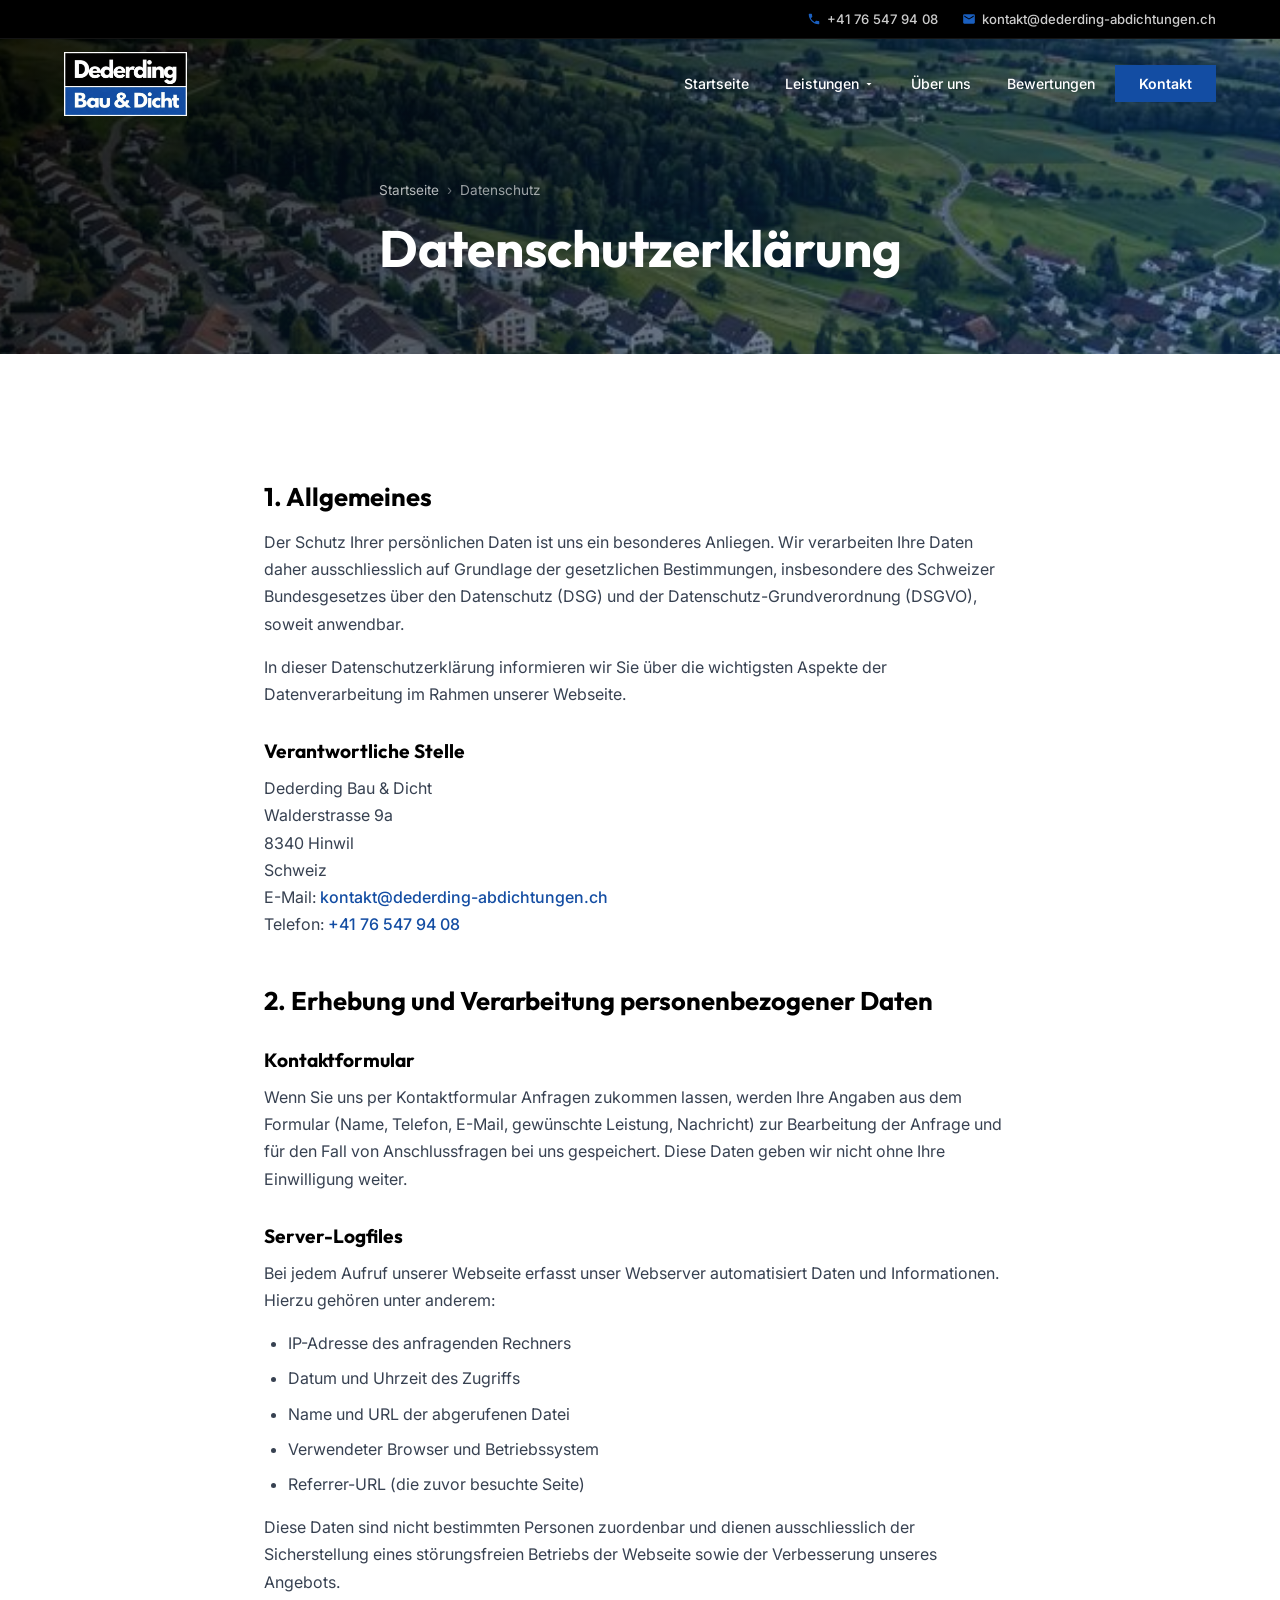
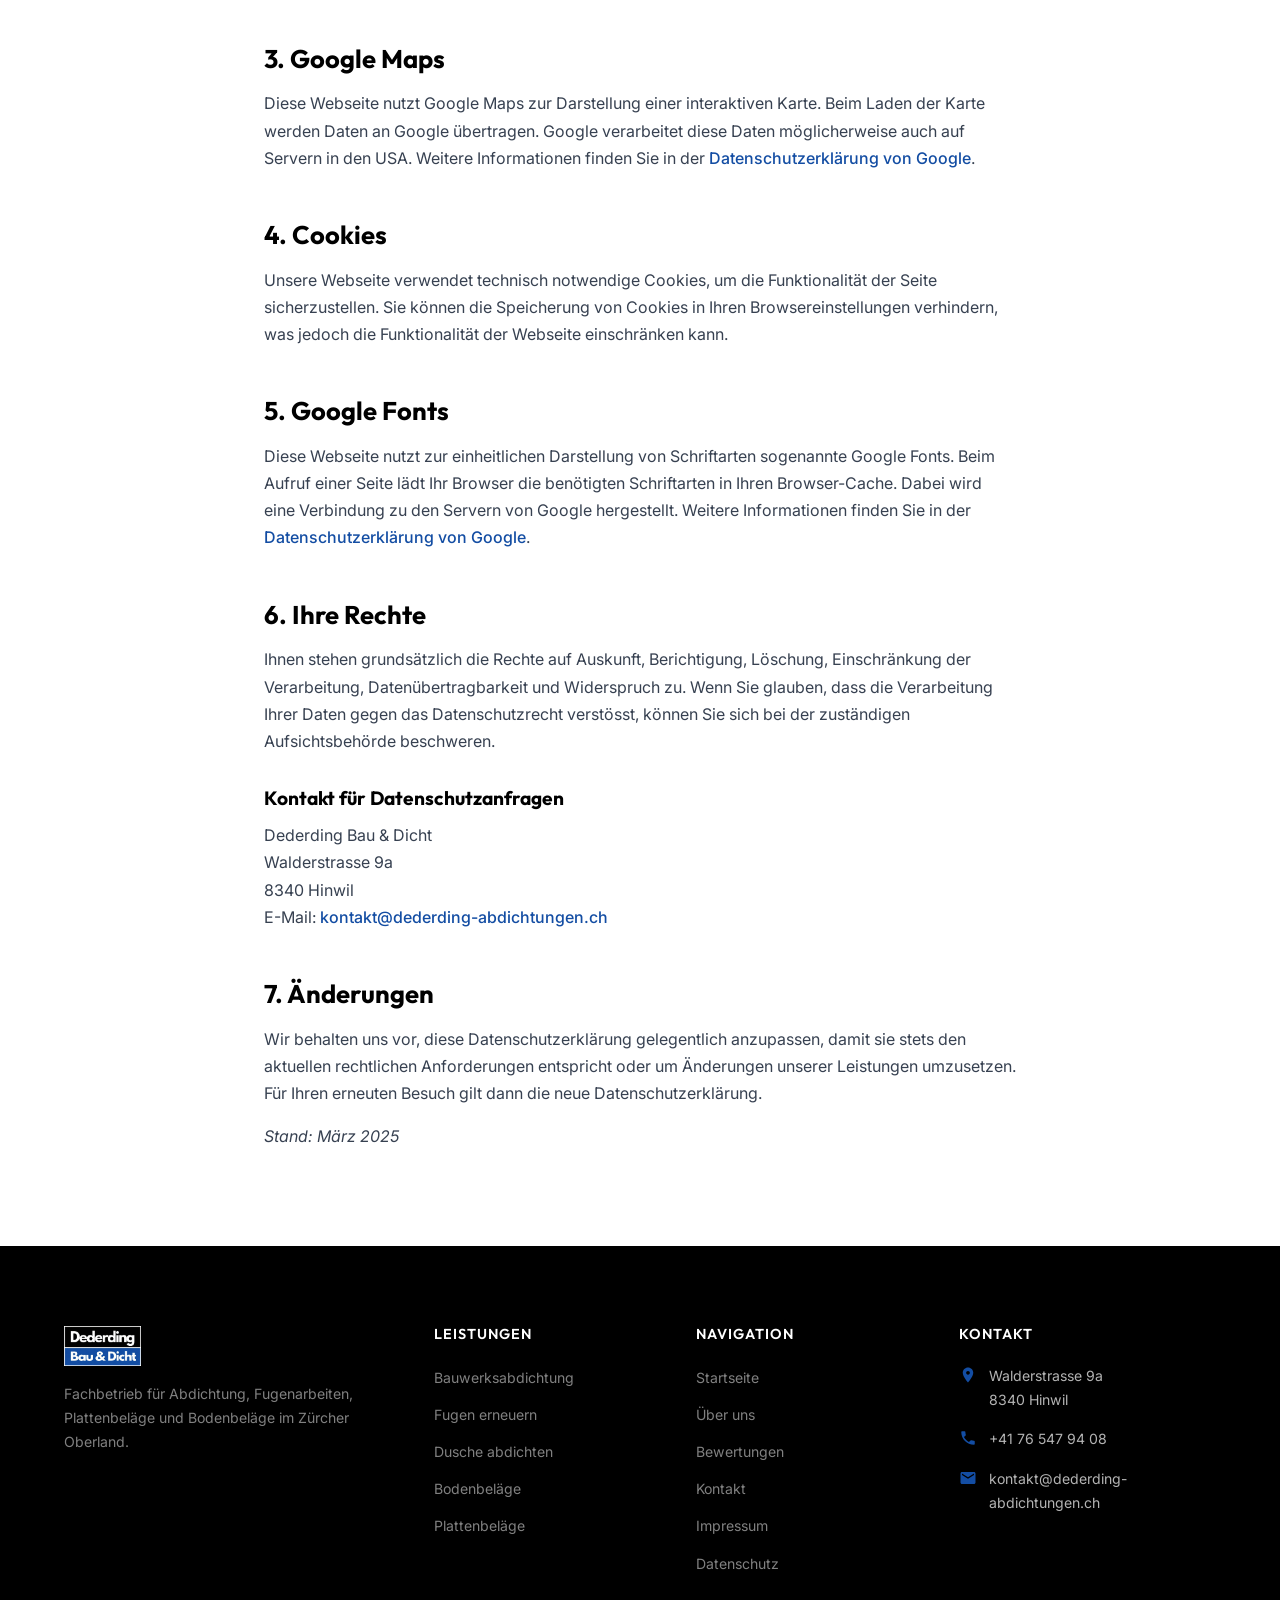
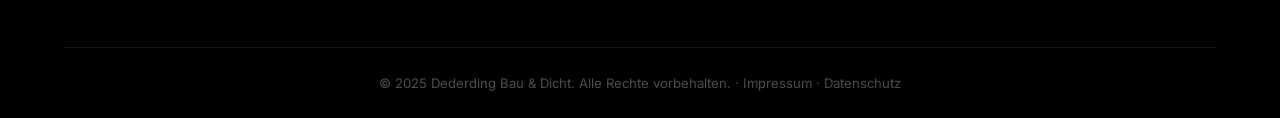
<file: datenschutz.html>
<!DOCTYPE html>
<html lang="de">
<head>
  <meta charset="UTF-8">
  <meta name="viewport" content="width=device-width, initial-scale=1.0">
  <title>Datenschutzerklärung | Dederding Bau & Dicht</title>
  <meta name="description" content="Datenschutzerklärung von Dederding Bau & Dicht. Informationen zur Erhebung und Verarbeitung personenbezogener Daten.">
  <meta name="robots" content="noindex, follow">
  <link rel="stylesheet" href="styles.css">
  <link rel="icon" type="image/png" href="images/logo.png">
</head>
<body>

  <!-- ====== TOP BAR ====== -->
  <div class="top-bar">
    <div class="top-bar-inner">
      <a href="tel:+41765479408"><svg viewBox="0 0 24 24"><path d="M6.62 10.79c1.44 2.83 3.76 5.14 6.59 6.59l2.2-2.2c.27-.27.67-.36 1.02-.24 1.12.37 2.33.57 3.57.57.55 0 1 .45 1 1V20c0 .55-.45 1-1 1-9.39 0-17-7.61-17-17 0-.55.45-1 1-1h3.5c.55 0 1 .45 1 1 0 1.25.2 2.45.57 3.57.11.35.03.74-.25 1.02l-2.2 2.2z"/></svg>+41 76 547 94 08</a>
      <a href="mailto:kontakt@dederding-abdichtungen.ch"><svg viewBox="0 0 24 24"><path d="M20 4H4c-1.1 0-1.99.9-1.99 2L2 18c0 1.1.9 2 2 2h16c1.1 0 2-.9 2-2V6c0-1.1-.9-2-2-2zm0 4l-8 5-8-5V6l8 5 8-5v2z"/></svg>kontakt@dederding-abdichtungen.ch</a>
    </div>
  </div>

  <!-- ====== NAVIGATION ====== -->
  <nav class="navbar has-topbar" id="navbar">
    <div class="nav-inner">
      <a href="index.html" class="nav-logo"><img src="images/logo.png" alt="Dederding Bau & Dicht Logo"></a>
      <ul class="nav-links" id="navLinks">
        <li><a href="index.html">Startseite</a></li>
        <li class="nav-dropdown">
          <a href="index.html#leistungen">Leistungen <svg class="dropdown-arrow" viewBox="0 0 24 24"><path d="M7 10l5 5 5-5z" fill="currentColor"/></svg></a>
          <ul class="nav-dropdown-menu">
            <li><a href="abdichtung.html">Bauwerksabdichtung</a></li>
            <li><a href="fugen.html">Fugen erneuern</a></li>
            <li><a href="dusche.html">Dusche abdichten</a></li>
                        <li><a href="bodenbelaege.html">Bodenbeläge</a></li>
            <li><a href="plattenbelaege.html">Plattenbeläge</a></li>
          </ul>
        </li>
        <li><a href="index.html#ueber-uns">Über uns</a></li>
        <li><a href="index.html#bewertungen">Bewertungen</a></li>
        <li><a href="kontakt.html" class="nav-contact-btn">Kontakt</a></li>
      </ul>
      <div class="hamburger" id="hamburger"><span></span><span></span><span></span></div>
    </div>
  </nav>

  <!-- ====== HERO INNER ====== -->
  <section class="hero-inner" style="min-height: 35vh;">
    <img src="images/cta-bg.png" alt="" class="hero-bg">
    <div class="hero-overlay"></div>
    <div class="hero-content">
      <div class="breadcrumb reveal"><a href="index.html">Startseite</a><span class="separator">›</span><span>Datenschutz</span></div>
      <h1 class="reveal">Datenschutzerklärung</h1>
    </div>
  </section>

  <!-- ====== LEGAL CONTENT ====== -->
  <section class="legal-content">
    <div class="container">

      <h2>1. Allgemeines</h2>
      <p>Der Schutz Ihrer persönlichen Daten ist uns ein besonderes Anliegen. Wir verarbeiten Ihre Daten daher ausschliesslich auf Grundlage der gesetzlichen Bestimmungen, insbesondere des Schweizer Bundesgesetzes über den Datenschutz (DSG) und der Datenschutz-Grundverordnung (DSGVO), soweit anwendbar.</p>
      <p>In dieser Datenschutzerklärung informieren wir Sie über die wichtigsten Aspekte der Datenverarbeitung im Rahmen unserer Webseite.</p>

      <h3>Verantwortliche Stelle</h3>
      <p>Dederding Bau &amp; Dicht<br>
      Walderstrasse 9a<br>
      8340 Hinwil<br>
      Schweiz<br>
      E-Mail: <a href="mailto:kontakt@dederding-abdichtungen.ch">kontakt@dederding-abdichtungen.ch</a><br>
      Telefon: <a href="tel:+41765479408">+41 76 547 94 08</a></p>

      <h2>2. Erhebung und Verarbeitung personenbezogener Daten</h2>

      <h3>Kontaktformular</h3>
      <p>Wenn Sie uns per Kontaktformular Anfragen zukommen lassen, werden Ihre Angaben aus dem Formular (Name, Telefon, E-Mail, gewünschte Leistung, Nachricht) zur Bearbeitung der Anfrage und für den Fall von Anschlussfragen bei uns gespeichert. Diese Daten geben wir nicht ohne Ihre Einwilligung weiter.</p>

      <h3>Server-Logfiles</h3>
      <p>Bei jedem Aufruf unserer Webseite erfasst unser Webserver automatisiert Daten und Informationen. Hierzu gehören unter anderem:</p>
      <ul>
        <li>IP-Adresse des anfragenden Rechners</li>
        <li>Datum und Uhrzeit des Zugriffs</li>
        <li>Name und URL der abgerufenen Datei</li>
        <li>Verwendeter Browser und Betriebssystem</li>
        <li>Referrer-URL (die zuvor besuchte Seite)</li>
      </ul>
      <p>Diese Daten sind nicht bestimmten Personen zuordenbar und dienen ausschliesslich der Sicherstellung eines störungsfreien Betriebs der Webseite sowie der Verbesserung unseres Angebots.</p>

      <h2>3. Google Maps</h2>
      <p>Diese Webseite nutzt Google Maps zur Darstellung einer interaktiven Karte. Beim Laden der Karte werden Daten an Google übertragen. Google verarbeitet diese Daten möglicherweise auch auf Servern in den USA. Weitere Informationen finden Sie in der <a href="https://policies.google.com/privacy" target="_blank" rel="noopener">Datenschutzerklärung von Google</a>.</p>

      <h2>4. Cookies</h2>
      <p>Unsere Webseite verwendet technisch notwendige Cookies, um die Funktionalität der Seite sicherzustellen. Sie können die Speicherung von Cookies in Ihren Browsereinstellungen verhindern, was jedoch die Funktionalität der Webseite einschränken kann.</p>

      <h2>5. Google Fonts</h2>
      <p>Diese Webseite nutzt zur einheitlichen Darstellung von Schriftarten sogenannte Google Fonts. Beim Aufruf einer Seite lädt Ihr Browser die benötigten Schriftarten in Ihren Browser-Cache. Dabei wird eine Verbindung zu den Servern von Google hergestellt. Weitere Informationen finden Sie in der <a href="https://policies.google.com/privacy" target="_blank" rel="noopener">Datenschutzerklärung von Google</a>.</p>

      <h2>6. Ihre Rechte</h2>
      <p>Ihnen stehen grundsätzlich die Rechte auf Auskunft, Berichtigung, Löschung, Einschränkung der Verarbeitung, Datenübertragbarkeit und Widerspruch zu. Wenn Sie glauben, dass die Verarbeitung Ihrer Daten gegen das Datenschutzrecht verstösst, können Sie sich bei der zuständigen Aufsichtsbehörde beschweren.</p>

      <h3>Kontakt für Datenschutzanfragen</h3>
      <p>Dederding Bau &amp; Dicht<br>
      Walderstrasse 9a<br>
      8340 Hinwil<br>
      E-Mail: <a href="mailto:kontakt@dederding-abdichtungen.ch">kontakt@dederding-abdichtungen.ch</a></p>

      <h2>7. Änderungen</h2>
      <p>Wir behalten uns vor, diese Datenschutzerklärung gelegentlich anzupassen, damit sie stets den aktuellen rechtlichen Anforderungen entspricht oder um Änderungen unserer Leistungen umzusetzen. Für Ihren erneuten Besuch gilt dann die neue Datenschutzerklärung.</p>

      <p><em>Stand: März 2025</em></p>
    </div>
  </section>

  <!-- ====== FOOTER ====== -->
  <footer class="footer">
    <div class="container">
      <div class="footer-grid">
        <div class="footer-brand"><img src="images/logo.png" alt="Dederding Bau & Dicht"><p>Fachbetrieb für Abdichtung, Fugenarbeiten, Plattenbeläge und Bodenbeläge im Zürcher Oberland.</p></div>
        <div><h4>Leistungen</h4><ul class="footer-links"><li><a href="abdichtung.html">Bauwerks­abdichtung</a></li><li><a href="fugen.html">Fugen erneuern</a></li><li><a href="dusche.html">Dusche abdichten</a></li><li><a href="bodenbelaege.html">Bodenbeläge</a></li><li><a href="plattenbelaege.html">Plattenbeläge</a></li></ul></div>
        <div><h4>Navigation</h4><ul class="footer-links"><li><a href="index.html">Startseite</a></li><li><a href="index.html#ueber-uns">Über uns</a></li><li><a href="index.html#bewertungen">Bewertungen</a></li><li><a href="kontakt.html">Kontakt</a></li><li><a href="impressum.html">Impressum</a></li><li><a href="datenschutz.html">Datenschutz</a></li></ul></div>
        <div><h4>Kontakt</h4><div class="footer-contact-item"><svg viewBox="0 0 24 24"><path d="M12 2C8.13 2 5 5.13 5 9c0 5.25 7 13 7 13s7-7.75 7-13c0-3.87-3.13-7-7-7zm0 9.5c-1.38 0-2.5-1.12-2.5-2.5s1.12-2.5 2.5-2.5 2.5 1.12 2.5 2.5-1.12 2.5-2.5 2.5z"/></svg><div>Walderstrasse 9a<br>8340 Hinwil</div></div><div class="footer-contact-item"><svg viewBox="0 0 24 24"><path d="M6.62 10.79c1.44 2.83 3.76 5.14 6.59 6.59l2.2-2.2c.27-.27.67-.36 1.02-.24 1.12.37 2.33.57 3.57.57.55 0 1 .45 1 1V20c0 .55-.45 1-1 1-9.39 0-17-7.61-17-17 0-.55.45-1 1-1h3.5c.55 0 1 .45 1 1 0 1.25.2 2.45.57 3.57.11.35.03.74-.25 1.02l-2.2 2.2z"/></svg><a href="tel:+41765479408">+41 76 547 94 08</a></div><div class="footer-contact-item"><svg viewBox="0 0 24 24"><path d="M20 4H4c-1.1 0-1.99.9-1.99 2L2 18c0 1.1.9 2 2 2h16c1.1 0 2-.9 2-2V6c0-1.1-.9-2-2-2zm0 4l-8 5-8-5V6l8 5 8-5v2z"/></svg><a href="mailto:kontakt@dederding-abdichtungen.ch">kontakt@dederding-abdichtungen.ch</a></div></div>
      </div>
      <div class="footer-bottom">&copy; 2025 Dederding Bau &amp; Dicht. Alle Rechte vorbehalten. · <a href="impressum.html">Impressum</a> · <a href="datenschutz.html">Datenschutz</a></div>
    </div>
  </footer>
  <script src="main.js"></script>
</body>
</html>
</file>
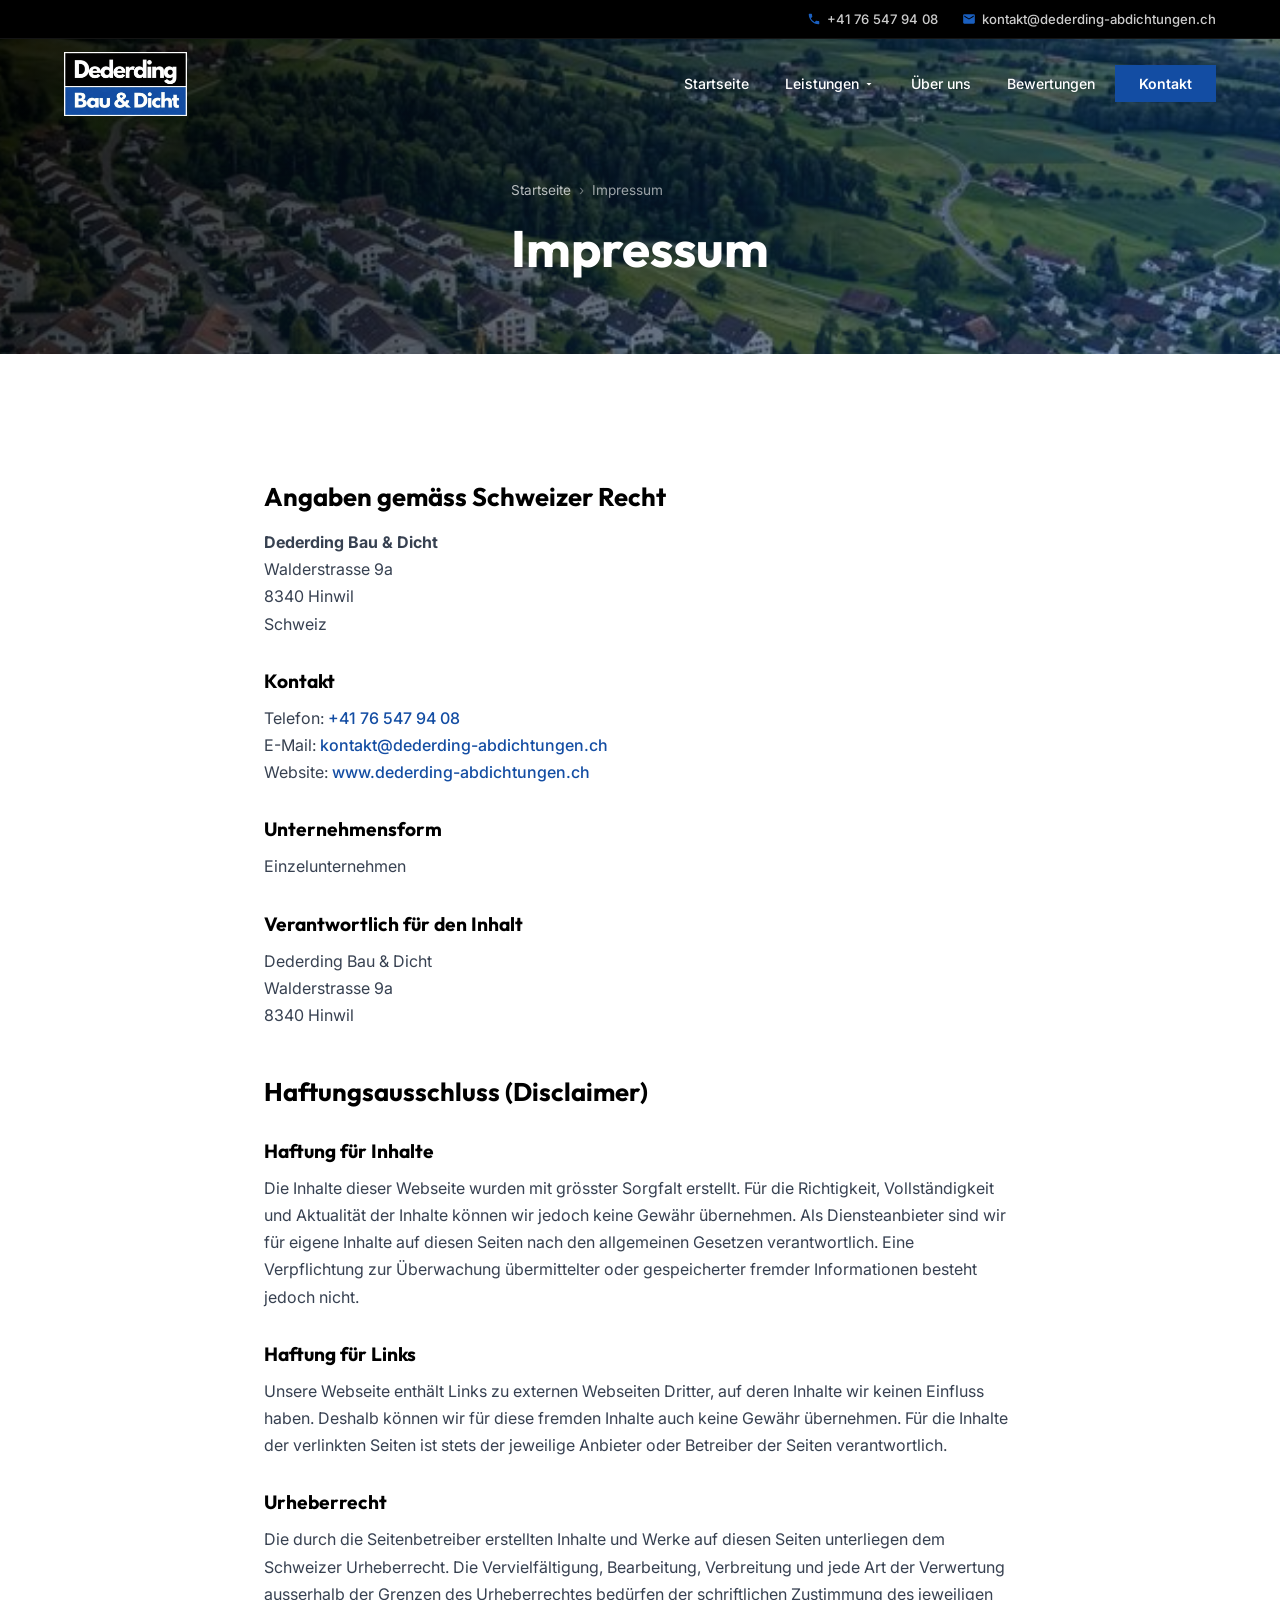
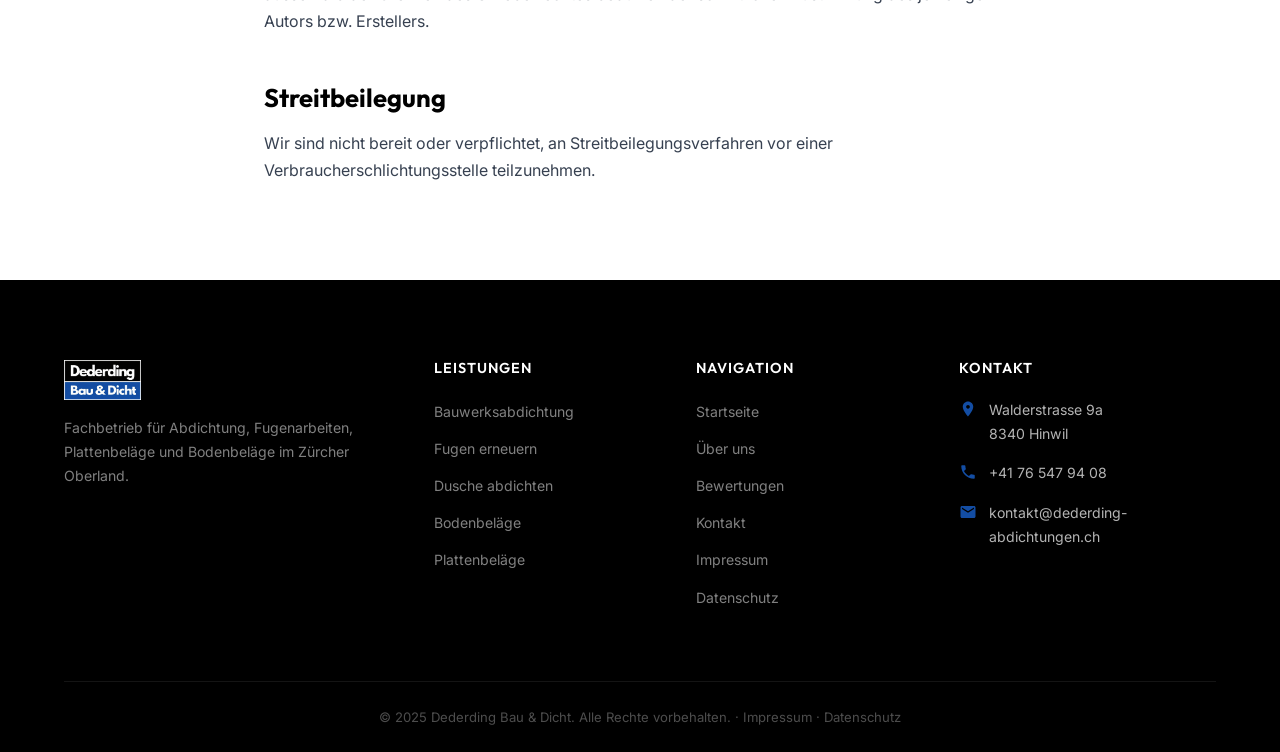
<file: impressum.html>
<!DOCTYPE html>
<html lang="de">
<head>
  <meta charset="UTF-8">
  <meta name="viewport" content="width=device-width, initial-scale=1.0">
  <title>Impressum | Dederding Bau & Dicht – Hinwil</title>
  <meta name="description" content="Impressum von Dederding Bau & Dicht, Walderstrasse 9a, 8340 Hinwil. Fachbetrieb für Abdichtungen und Plattenbeläge im Zürcher Oberland.">
  <meta name="robots" content="noindex, follow">
  <link rel="stylesheet" href="styles.css">
  <link rel="icon" type="image/png" href="images/logo.png">
</head>
<body>

  <!-- ====== TOP BAR ====== -->
  <div class="top-bar">
    <div class="top-bar-inner">
      <a href="tel:+41765479408"><svg viewBox="0 0 24 24"><path d="M6.62 10.79c1.44 2.83 3.76 5.14 6.59 6.59l2.2-2.2c.27-.27.67-.36 1.02-.24 1.12.37 2.33.57 3.57.57.55 0 1 .45 1 1V20c0 .55-.45 1-1 1-9.39 0-17-7.61-17-17 0-.55.45-1 1-1h3.5c.55 0 1 .45 1 1 0 1.25.2 2.45.57 3.57.11.35.03.74-.25 1.02l-2.2 2.2z"/></svg>+41 76 547 94 08</a>
      <a href="mailto:kontakt@dederding-abdichtungen.ch"><svg viewBox="0 0 24 24"><path d="M20 4H4c-1.1 0-1.99.9-1.99 2L2 18c0 1.1.9 2 2 2h16c1.1 0 2-.9 2-2V6c0-1.1-.9-2-2-2zm0 4l-8 5-8-5V6l8 5 8-5v2z"/></svg>kontakt@dederding-abdichtungen.ch</a>
    </div>
  </div>

  <!-- ====== NAVIGATION ====== -->
  <nav class="navbar has-topbar" id="navbar">
    <div class="nav-inner">
      <a href="index.html" class="nav-logo"><img src="images/logo.png" alt="Dederding Bau & Dicht Logo"></a>
      <ul class="nav-links" id="navLinks">
        <li><a href="index.html">Startseite</a></li>
        <li class="nav-dropdown">
          <a href="index.html#leistungen">Leistungen <svg class="dropdown-arrow" viewBox="0 0 24 24"><path d="M7 10l5 5 5-5z" fill="currentColor"/></svg></a>
          <ul class="nav-dropdown-menu">
            <li><a href="abdichtung.html">Bauwerksabdichtung</a></li>
            <li><a href="fugen.html">Fugen erneuern</a></li>
            <li><a href="dusche.html">Dusche abdichten</a></li>
                        <li><a href="bodenbelaege.html">Bodenbeläge</a></li>
            <li><a href="plattenbelaege.html">Plattenbeläge</a></li>
          </ul>
        </li>
        <li><a href="index.html#ueber-uns">Über uns</a></li>
        <li><a href="index.html#bewertungen">Bewertungen</a></li>
        <li><a href="kontakt.html" class="nav-contact-btn">Kontakt</a></li>
      </ul>
      <div class="hamburger" id="hamburger"><span></span><span></span><span></span></div>
    </div>
  </nav>

  <!-- ====== HERO INNER ====== -->
  <section class="hero-inner" style="min-height: 35vh;">
    <img src="images/cta-bg.png" alt="" class="hero-bg">
    <div class="hero-overlay"></div>
    <div class="hero-content">
      <div class="breadcrumb reveal"><a href="index.html">Startseite</a><span class="separator">›</span><span>Impressum</span></div>
      <h1 class="reveal">Impressum</h1>
    </div>
  </section>

  <!-- ====== LEGAL CONTENT ====== -->
  <section class="legal-content">
    <div class="container">

      <h2>Angaben gemäss Schweizer Recht</h2>
      <p><strong>Dederding Bau &amp; Dicht</strong><br>
      Walderstrasse 9a<br>
      8340 Hinwil<br>
      Schweiz</p>

      <h3>Kontakt</h3>
      <p>Telefon: <a href="tel:+41765479408">+41 76 547 94 08</a><br>
      E-Mail: <a href="mailto:kontakt@dederding-abdichtungen.ch">kontakt@dederding-abdichtungen.ch</a><br>
      Website: <a href="https://www.dederding-abdichtungen.ch">www.dederding-abdichtungen.ch</a></p>

      <h3>Unternehmensform</h3>
      <p>Einzelunternehmen</p>

      <h3>Verantwortlich für den Inhalt</h3>
      <p>Dederding Bau &amp; Dicht<br>
      Walderstrasse 9a<br>
      8340 Hinwil</p>

      <h2>Haftungsausschluss (Disclaimer)</h2>

      <h3>Haftung für Inhalte</h3>
      <p>Die Inhalte dieser Webseite wurden mit grösster Sorgfalt erstellt. Für die Richtigkeit, Vollständigkeit und Aktualität der Inhalte können wir jedoch keine Gewähr übernehmen. Als Diensteanbieter sind wir für eigene Inhalte auf diesen Seiten nach den allgemeinen Gesetzen verantwortlich. Eine Verpflichtung zur Überwachung übermittelter oder gespeicherter fremder Informationen besteht jedoch nicht.</p>

      <h3>Haftung für Links</h3>
      <p>Unsere Webseite enthält Links zu externen Webseiten Dritter, auf deren Inhalte wir keinen Einfluss haben. Deshalb können wir für diese fremden Inhalte auch keine Gewähr übernehmen. Für die Inhalte der verlinkten Seiten ist stets der jeweilige Anbieter oder Betreiber der Seiten verantwortlich.</p>

      <h3>Urheberrecht</h3>
      <p>Die durch die Seitenbetreiber erstellten Inhalte und Werke auf diesen Seiten unterliegen dem Schweizer Urheberrecht. Die Vervielfältigung, Bearbeitung, Verbreitung und jede Art der Verwertung ausserhalb der Grenzen des Urheberrechtes bedürfen der schriftlichen Zustimmung des jeweiligen Autors bzw. Erstellers.</p>

      <h2>Streitbeilegung</h2>
      <p>Wir sind nicht bereit oder verpflichtet, an Streitbeilegungsverfahren vor einer Verbraucherschlichtungsstelle teilzunehmen.</p>

    </div>
  </section>

  <!-- ====== FOOTER ====== -->
  <footer class="footer">
    <div class="container">
      <div class="footer-grid">
        <div class="footer-brand"><img src="images/logo.png" alt="Dederding Bau & Dicht"><p>Fachbetrieb für Abdichtung, Fugenarbeiten, Plattenbeläge und Bodenbeläge im Zürcher Oberland.</p></div>
        <div><h4>Leistungen</h4><ul class="footer-links"><li><a href="abdichtung.html">Bauwerks­abdichtung</a></li><li><a href="fugen.html">Fugen erneuern</a></li><li><a href="dusche.html">Dusche abdichten</a></li><li><a href="bodenbelaege.html">Bodenbeläge</a></li><li><a href="plattenbelaege.html">Plattenbeläge</a></li></ul></div>
        <div><h4>Navigation</h4><ul class="footer-links"><li><a href="index.html">Startseite</a></li><li><a href="index.html#ueber-uns">Über uns</a></li><li><a href="index.html#bewertungen">Bewertungen</a></li><li><a href="kontakt.html">Kontakt</a></li><li><a href="impressum.html">Impressum</a></li><li><a href="datenschutz.html">Datenschutz</a></li></ul></div>
        <div><h4>Kontakt</h4><div class="footer-contact-item"><svg viewBox="0 0 24 24"><path d="M12 2C8.13 2 5 5.13 5 9c0 5.25 7 13 7 13s7-7.75 7-13c0-3.87-3.13-7-7-7zm0 9.5c-1.38 0-2.5-1.12-2.5-2.5s1.12-2.5 2.5-2.5 2.5 1.12 2.5 2.5-1.12 2.5-2.5 2.5z"/></svg><div>Walderstrasse 9a<br>8340 Hinwil</div></div><div class="footer-contact-item"><svg viewBox="0 0 24 24"><path d="M6.62 10.79c1.44 2.83 3.76 5.14 6.59 6.59l2.2-2.2c.27-.27.67-.36 1.02-.24 1.12.37 2.33.57 3.57.57.55 0 1 .45 1 1V20c0 .55-.45 1-1 1-9.39 0-17-7.61-17-17 0-.55.45-1 1-1h3.5c.55 0 1 .45 1 1 0 1.25.2 2.45.57 3.57.11.35.03.74-.25 1.02l-2.2 2.2z"/></svg><a href="tel:+41765479408">+41 76 547 94 08</a></div><div class="footer-contact-item"><svg viewBox="0 0 24 24"><path d="M20 4H4c-1.1 0-1.99.9-1.99 2L2 18c0 1.1.9 2 2 2h16c1.1 0 2-.9 2-2V6c0-1.1-.9-2-2-2zm0 4l-8 5-8-5V6l8 5 8-5v2z"/></svg><a href="mailto:kontakt@dederding-abdichtungen.ch">kontakt@dederding-abdichtungen.ch</a></div></div>
      </div>
      <div class="footer-bottom">&copy; 2025 Dederding Bau &amp; Dicht. Alle Rechte vorbehalten. · <a href="impressum.html">Impressum</a> · <a href="datenschutz.html">Datenschutz</a></div>
    </div>
  </footer>
  <script src="main.js"></script>
</body>
</html>
</file>
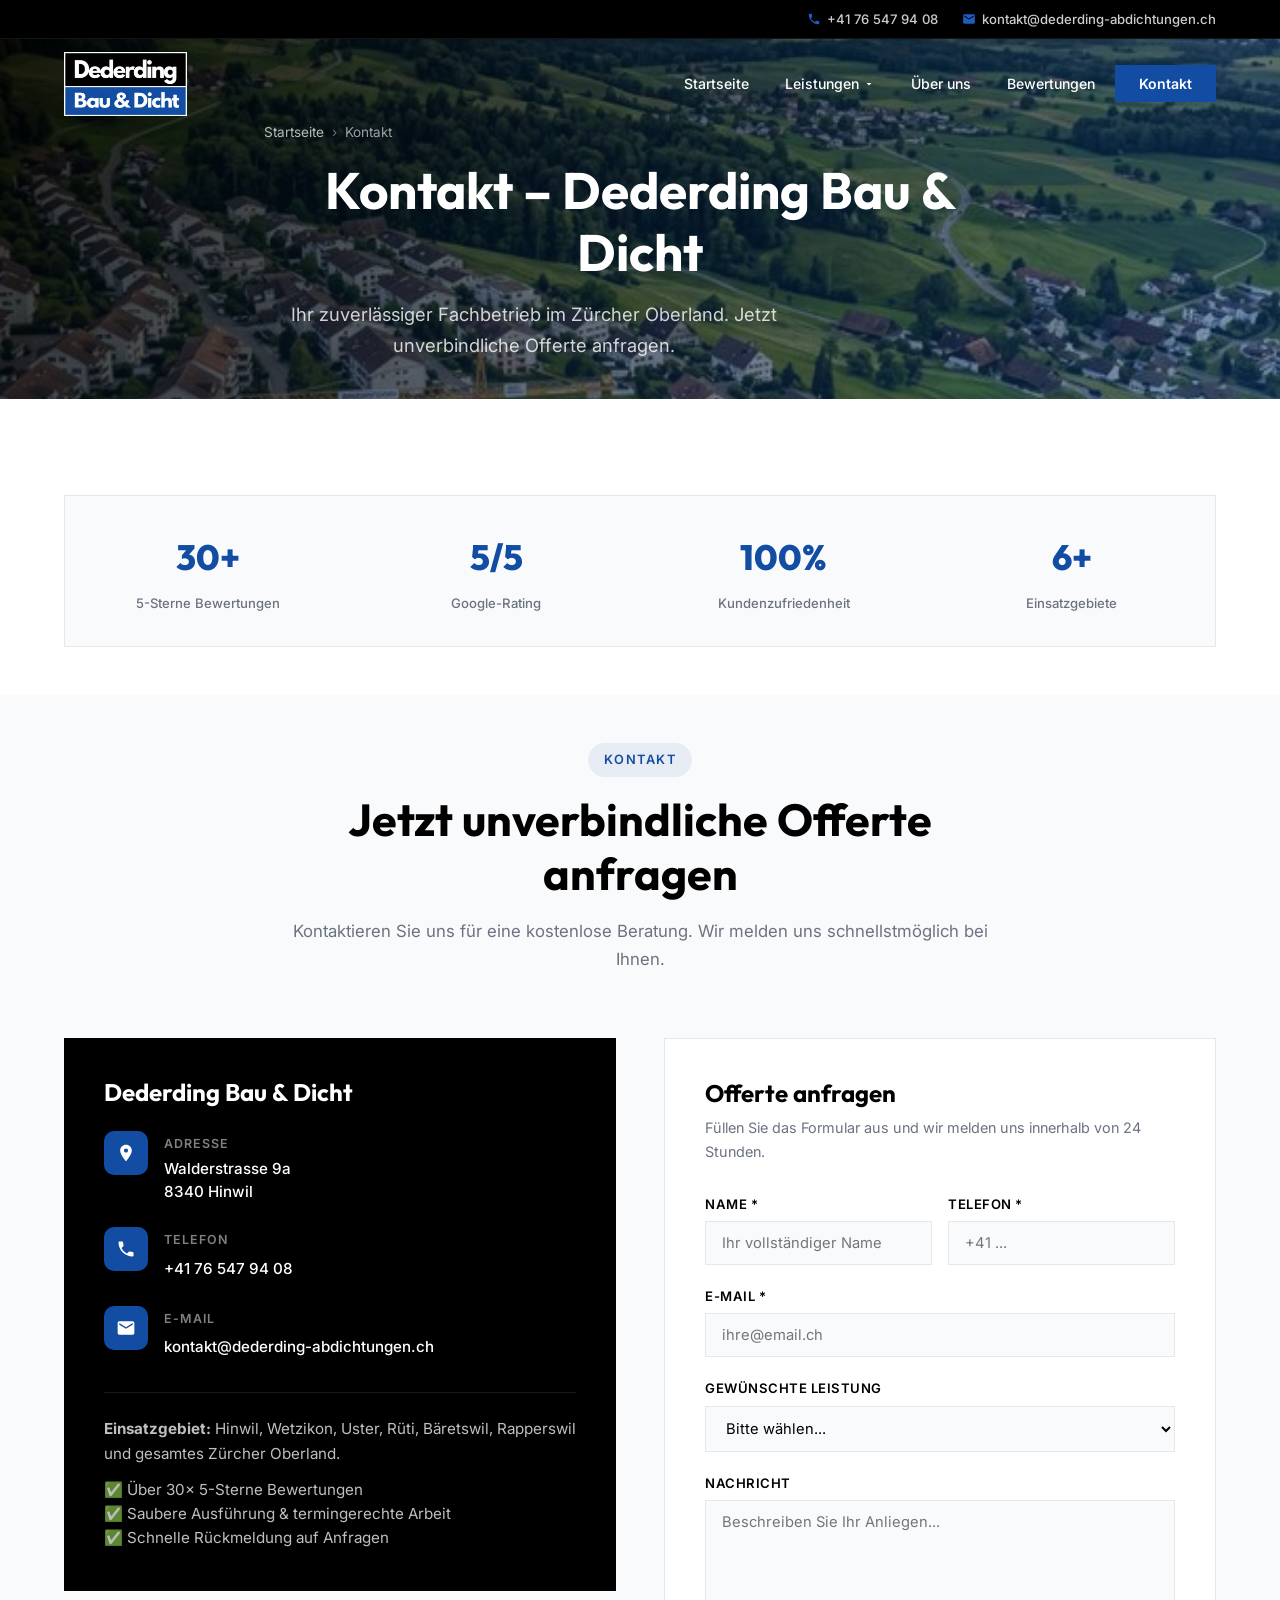
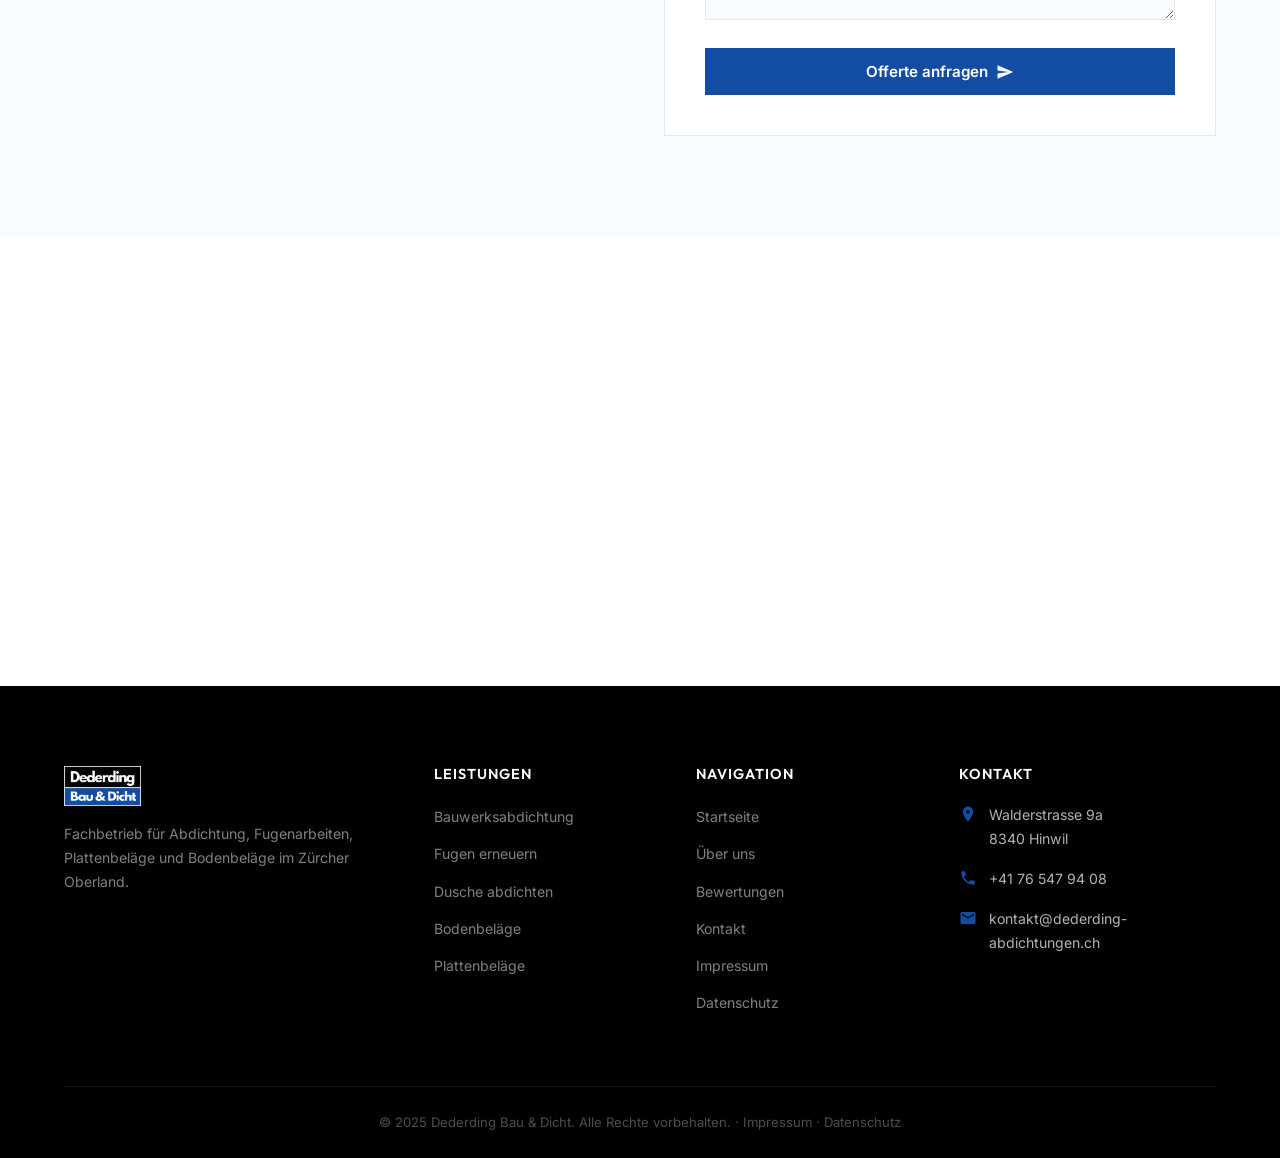
<file: kontakt.html>
<!DOCTYPE html>
<html lang="de">
<head>
  <meta charset="UTF-8">
  <meta name="viewport" content="width=device-width, initial-scale=1.0">
  <title>Kontakt | Dederding Bau & Dicht – Abdichtungen im Zürcher Oberland</title>
  <meta name="description" content="Kontaktieren Sie Dederding Bau & Dicht für Abdichtungen, Fugenarbeiten, Plattenbeläge und Bodenbeläge im Zürcher Oberland. Jetzt unverbindliche Offerte anfragen.">
  <link rel="canonical" href="https://www.dederding-abdichtungen.ch/kontakt-zurcher-oberland/">
  <link rel="stylesheet" href="styles.css">
  <link rel="icon" type="image/png" href="images/logo.png">
  <script type="application/ld+json">
  {
    "@context": "https://schema.org",
    "@type": "LocalBusiness",
    "name": "Dederding Bau & Dicht",
    "address": { "@type": "PostalAddress", "streetAddress": "Walderstrasse 9a", "addressLocality": "Hinwil", "postalCode": "8340", "addressCountry": "CH" },
    "telephone": "+41765479408",
    "email": "kontakt@dederding-abdichtungen.ch",
    "url": "https://www.dederding-abdichtungen.ch",
    "aggregateRating": { "@type": "AggregateRating", "ratingValue": "5", "reviewCount": "30" },
    "areaServed": ["Hinwil", "Wetzikon", "Uster", "Rüti", "Bäretswil", "Rapperswil", "Zürcher Oberland"]
  }
  </script>
</head>
<body>

  <!-- ====== TOP BAR ====== -->
  <div class="top-bar">
    <div class="top-bar-inner">
      <a href="tel:+41765479408"><svg viewBox="0 0 24 24"><path d="M6.62 10.79c1.44 2.83 3.76 5.14 6.59 6.59l2.2-2.2c.27-.27.67-.36 1.02-.24 1.12.37 2.33.57 3.57.57.55 0 1 .45 1 1V20c0 .55-.45 1-1 1-9.39 0-17-7.61-17-17 0-.55.45-1 1-1h3.5c.55 0 1 .45 1 1 0 1.25.2 2.45.57 3.57.11.35.03.74-.25 1.02l-2.2 2.2z"/></svg>+41 76 547 94 08</a>
      <a href="mailto:kontakt@dederding-abdichtungen.ch"><svg viewBox="0 0 24 24"><path d="M20 4H4c-1.1 0-1.99.9-1.99 2L2 18c0 1.1.9 2 2 2h16c1.1 0 2-.9 2-2V6c0-1.1-.9-2-2-2zm0 4l-8 5-8-5V6l8 5 8-5v2z"/></svg>kontakt@dederding-abdichtungen.ch</a>
    </div>
  </div>

  <!-- ====== NAVIGATION ====== -->
  <nav class="navbar has-topbar" id="navbar">
    <div class="nav-inner">
      <a href="index.html" class="nav-logo"><img src="images/logo.png" alt="Dederding Bau & Dicht Logo"></a>
      <ul class="nav-links" id="navLinks">
        <li><a href="index.html">Startseite</a></li>
        <li class="nav-dropdown">
          <a href="index.html#leistungen">Leistungen <svg class="dropdown-arrow" viewBox="0 0 24 24"><path d="M7 10l5 5 5-5z" fill="currentColor"/></svg></a>
          <ul class="nav-dropdown-menu">
            <li><a href="abdichtung.html">Bauwerksabdichtung</a></li>
            <li><a href="fugen.html">Fugen erneuern</a></li>
            <li><a href="dusche.html">Dusche abdichten</a></li>
                        <li><a href="bodenbelaege.html">Bodenbeläge</a></li>
            <li><a href="plattenbelaege.html">Plattenbeläge</a></li>
          </ul>
        </li>
        <li><a href="index.html#ueber-uns">Über uns</a></li>
        <li><a href="index.html#bewertungen">Bewertungen</a></li>
        <li><a href="kontakt.html" class="nav-contact-btn active">Kontakt</a></li>
      </ul>
      <div class="hamburger" id="hamburger"><span></span><span></span><span></span></div>
    </div>
  </nav>

  <!-- ====== HERO INNER ====== -->
  <section class="hero-inner" style="min-height: 40vh;">
    <img src="images/cta-bg.png" alt="Kontakt Dederding Bau und Dicht" class="hero-bg">
    <div class="hero-overlay"></div>
    <div class="hero-content">
      <div class="breadcrumb reveal"><a href="index.html">Startseite</a><span class="separator">›</span><span>Kontakt</span></div>
      <h1 class="reveal">Kontakt – Dederding Bau &amp; Dicht</h1>
      <p class="hero-subtitle reveal">Ihr zuverlässiger Fachbetrieb im Zürcher Oberland. Jetzt unverbindliche Offerte anfragen.</p>
    </div>
  </section>

  <!-- ====== TRUST SIGNALS ====== -->
  <section class="section" style="padding: 48px 0;">
    <div class="container">
      <div class="stats-bar reveal" style="background: var(--gray-50); border: 1px solid var(--gray-200);">
        <div class="stat-item" style="background: transparent;">
          <div class="stat-number" data-count="30" data-suffix="+" style="color: var(--blue);">0+</div>
          <div class="stat-label" style="color: var(--gray-500);">5-Sterne Bewertungen</div>
        </div>
        <div class="stat-item" style="background: transparent;">
          <div class="stat-number" data-count="5" data-suffix="/5" style="color: var(--blue);">0/5</div>
          <div class="stat-label" style="color: var(--gray-500);">Google-Rating</div>
        </div>
        <div class="stat-item" style="background: transparent;">
          <div class="stat-number" data-count="100" data-suffix="%" style="color: var(--blue);">0%</div>
          <div class="stat-label" style="color: var(--gray-500);">Kundenzufriedenheit</div>
        </div>
        <div class="stat-item" style="background: transparent;">
          <div class="stat-number" data-count="6" data-suffix="+" style="color: var(--blue);">0+</div>
          <div class="stat-label" style="color: var(--gray-500);">Einsatzgebiete</div>
        </div>
      </div>
    </div>
  </section>

  <!-- ====== CONTACT SECTION ====== -->
  <section class="section section-gray" id="kontakt" style="padding-top: 48px;">
    <div class="container">
      <div class="section-header reveal">
        <span class="section-label">Kontakt</span>
        <h2>Jetzt unverbindliche Offerte anfragen</h2>
        <p>Kontaktieren Sie uns für eine kostenlose Beratung. Wir melden uns schnellstmöglich bei Ihnen.</p>
      </div>
      <div class="contact-grid">
        <div class="contact-info-block reveal-left">
          <h3>Dederding Bau &amp; Dicht</h3>
          <div class="contact-detail">
            <div class="contact-detail-icon"><svg viewBox="0 0 24 24"><path d="M12 2C8.13 2 5 5.13 5 9c0 5.25 7 13 7 13s7-7.75 7-13c0-3.87-3.13-7-7-7zm0 9.5c-1.38 0-2.5-1.12-2.5-2.5s1.12-2.5 2.5-2.5 2.5 1.12 2.5 2.5-1.12 2.5-2.5 2.5z"/></svg></div>
            <div class="contact-detail-text"><div class="label">Adresse</div><p>Walderstrasse 9a<br>8340 Hinwil</p></div>
          </div>
          <div class="contact-detail">
            <div class="contact-detail-icon"><svg viewBox="0 0 24 24"><path d="M6.62 10.79c1.44 2.83 3.76 5.14 6.59 6.59l2.2-2.2c.27-.27.67-.36 1.02-.24 1.12.37 2.33.57 3.57.57.55 0 1 .45 1 1V20c0 .55-.45 1-1 1-9.39 0-17-7.61-17-17 0-.55.45-1 1-1h3.5c.55 0 1 .45 1 1 0 1.25.2 2.45.57 3.57.11.35.03.74-.25 1.02l-2.2 2.2z"/></svg></div>
            <div class="contact-detail-text"><div class="label">Telefon</div><a href="tel:+41765479408">+41 76 547 94 08</a></div>
          </div>
          <div class="contact-detail">
            <div class="contact-detail-icon"><svg viewBox="0 0 24 24"><path d="M20 4H4c-1.1 0-1.99.9-1.99 2L2 18c0 1.1.9 2 2 2h16c1.1 0 2-.9 2-2V6c0-1.1-.9-2-2-2zm0 4l-8 5-8-5V6l8 5 8-5v2z"/></svg></div>
            <div class="contact-detail-text"><div class="label">E-Mail</div><a href="mailto:kontakt@dederding-abdichtungen.ch">kontakt@dederding-abdichtungen.ch</a></div>
          </div>
          <div class="contact-text-box">
            <p><strong>Einsatzgebiet:</strong> Hinwil, Wetzikon, Uster, Rüti, Bäretswil, Rapperswil und gesamtes Zürcher Oberland.</p>
            <p style="margin-top: 12px;">✅ Über 30× 5-Sterne Bewertungen<br>✅ Saubere Ausführung &amp; termingerechte Arbeit<br>✅ Schnelle Rückmeldung auf Anfragen</p>
          </div>
        </div>
        <div class="contact-form-block reveal-right">
          <h3>Offerte anfragen</h3>
          <p class="form-subtitle">Füllen Sie das Formular aus und wir melden uns innerhalb von 24 Stunden.</p>
          <form id="contactForm">
            <div class="form-row">
              <div class="form-group"><label for="name">Name *</label><input type="text" id="name" name="name" placeholder="Ihr vollständiger Name" required></div>
              <div class="form-group"><label for="phone">Telefon *</label><input type="tel" id="phone" name="phone" placeholder="+41 ..." required></div>
            </div>
            <div class="form-group"><label for="email">E-Mail *</label><input type="email" id="email" name="email" placeholder="ihre@email.ch" required></div>
            <div class="form-group">
              <label for="service">Gewünschte Leistung</label>
              <select id="service" name="service">
                <option value="">Bitte wählen...</option>
                <option value="abdichtung">Bauwerksabdichtung</option>
                <option value="fugen">Fugen erneuern</option>
                <option value="dusche">Dusche abdichten</option>
                <option value="plattenleger">Plattenleger</option>
                <option value="bodenbelaege">Bodenbeläge (Parkett/Vinyl/Laminat)</option>
                <option value="plattenbelaege">Plattenbeläge</option>
                <option value="sonstiges">Sonstiges</option>
              </select>
            </div>
            <div class="form-group"><label for="message">Nachricht</label><textarea id="message" name="message" placeholder="Beschreiben Sie Ihr Anliegen..."></textarea></div>
            <button type="submit" class="form-submit">Offerte anfragen <svg viewBox="0 0 24 24"><path d="M2.01 21L23 12 2.01 3 2 10l15 2-15 2z"/></svg></button>
          </form>
        </div>
      </div>
    </div>
  </section>

  <!-- ====== MAP ====== -->
  <div class="full-width-map">
    <iframe src="https://www.google.com/maps/embed?pb=!1m18!1m12!1m3!1d2706.5!2d8.8435!3d47.2992!2m3!1f0!2f0!3f0!3m2!1i1024!2i768!4f13.1!3m3!1m2!1s0x479aa!2sWalderstrasse+9a%2C+8340+Hinwil%2C+Switzerland!5e0!3m2!1sde!2sch" allowfullscreen loading="lazy" referrerpolicy="no-referrer-when-downgrade"></iframe>
  </div>

  <!-- ====== FOOTER ====== -->
  <footer class="footer">
    <div class="container">
      <div class="footer-grid">
        <div class="footer-brand"><img src="images/logo.png" alt="Dederding Bau & Dicht"><p>Fachbetrieb für Abdichtung, Fugenarbeiten, Plattenbeläge und Bodenbeläge im Zürcher Oberland.</p></div>
        <div><h4>Leistungen</h4><ul class="footer-links"><li><a href="abdichtung.html">Bauwerks­abdichtung</a></li><li><a href="fugen.html">Fugen erneuern</a></li><li><a href="dusche.html">Dusche abdichten</a></li><li><a href="bodenbelaege.html">Bodenbeläge</a></li><li><a href="plattenbelaege.html">Plattenbeläge</a></li></ul></div>
        <div><h4>Navigation</h4><ul class="footer-links"><li><a href="index.html">Startseite</a></li><li><a href="index.html#ueber-uns">Über uns</a></li><li><a href="index.html#bewertungen">Bewertungen</a></li><li><a href="kontakt.html">Kontakt</a></li><li><a href="impressum.html">Impressum</a></li><li><a href="datenschutz.html">Datenschutz</a></li></ul></div>
        <div><h4>Kontakt</h4><div class="footer-contact-item"><svg viewBox="0 0 24 24"><path d="M12 2C8.13 2 5 5.13 5 9c0 5.25 7 13 7 13s7-7.75 7-13c0-3.87-3.13-7-7-7zm0 9.5c-1.38 0-2.5-1.12-2.5-2.5s1.12-2.5 2.5-2.5 2.5 1.12 2.5 2.5-1.12 2.5-2.5 2.5z"/></svg><div>Walderstrasse 9a<br>8340 Hinwil</div></div><div class="footer-contact-item"><svg viewBox="0 0 24 24"><path d="M6.62 10.79c1.44 2.83 3.76 5.14 6.59 6.59l2.2-2.2c.27-.27.67-.36 1.02-.24 1.12.37 2.33.57 3.57.57.55 0 1 .45 1 1V20c0 .55-.45 1-1 1-9.39 0-17-7.61-17-17 0-.55.45-1 1-1h3.5c.55 0 1 .45 1 1 0 1.25.2 2.45.57 3.57.11.35.03.74-.25 1.02l-2.2 2.2z"/></svg><a href="tel:+41765479408">+41 76 547 94 08</a></div><div class="footer-contact-item"><svg viewBox="0 0 24 24"><path d="M20 4H4c-1.1 0-1.99.9-1.99 2L2 18c0 1.1.9 2 2 2h16c1.1 0 2-.9 2-2V6c0-1.1-.9-2-2-2zm0 4l-8 5-8-5V6l8 5 8-5v2z"/></svg><a href="mailto:kontakt@dederding-abdichtungen.ch">kontakt@dederding-abdichtungen.ch</a></div></div>
      </div>
      <div class="footer-bottom">&copy; 2025 Dederding Bau &amp; Dicht. Alle Rechte vorbehalten. · <a href="impressum.html">Impressum</a> · <a href="datenschutz.html">Datenschutz</a></div>
    </div>
  </footer>
  <script src="main.js"></script>
</body>
</html>
</file>
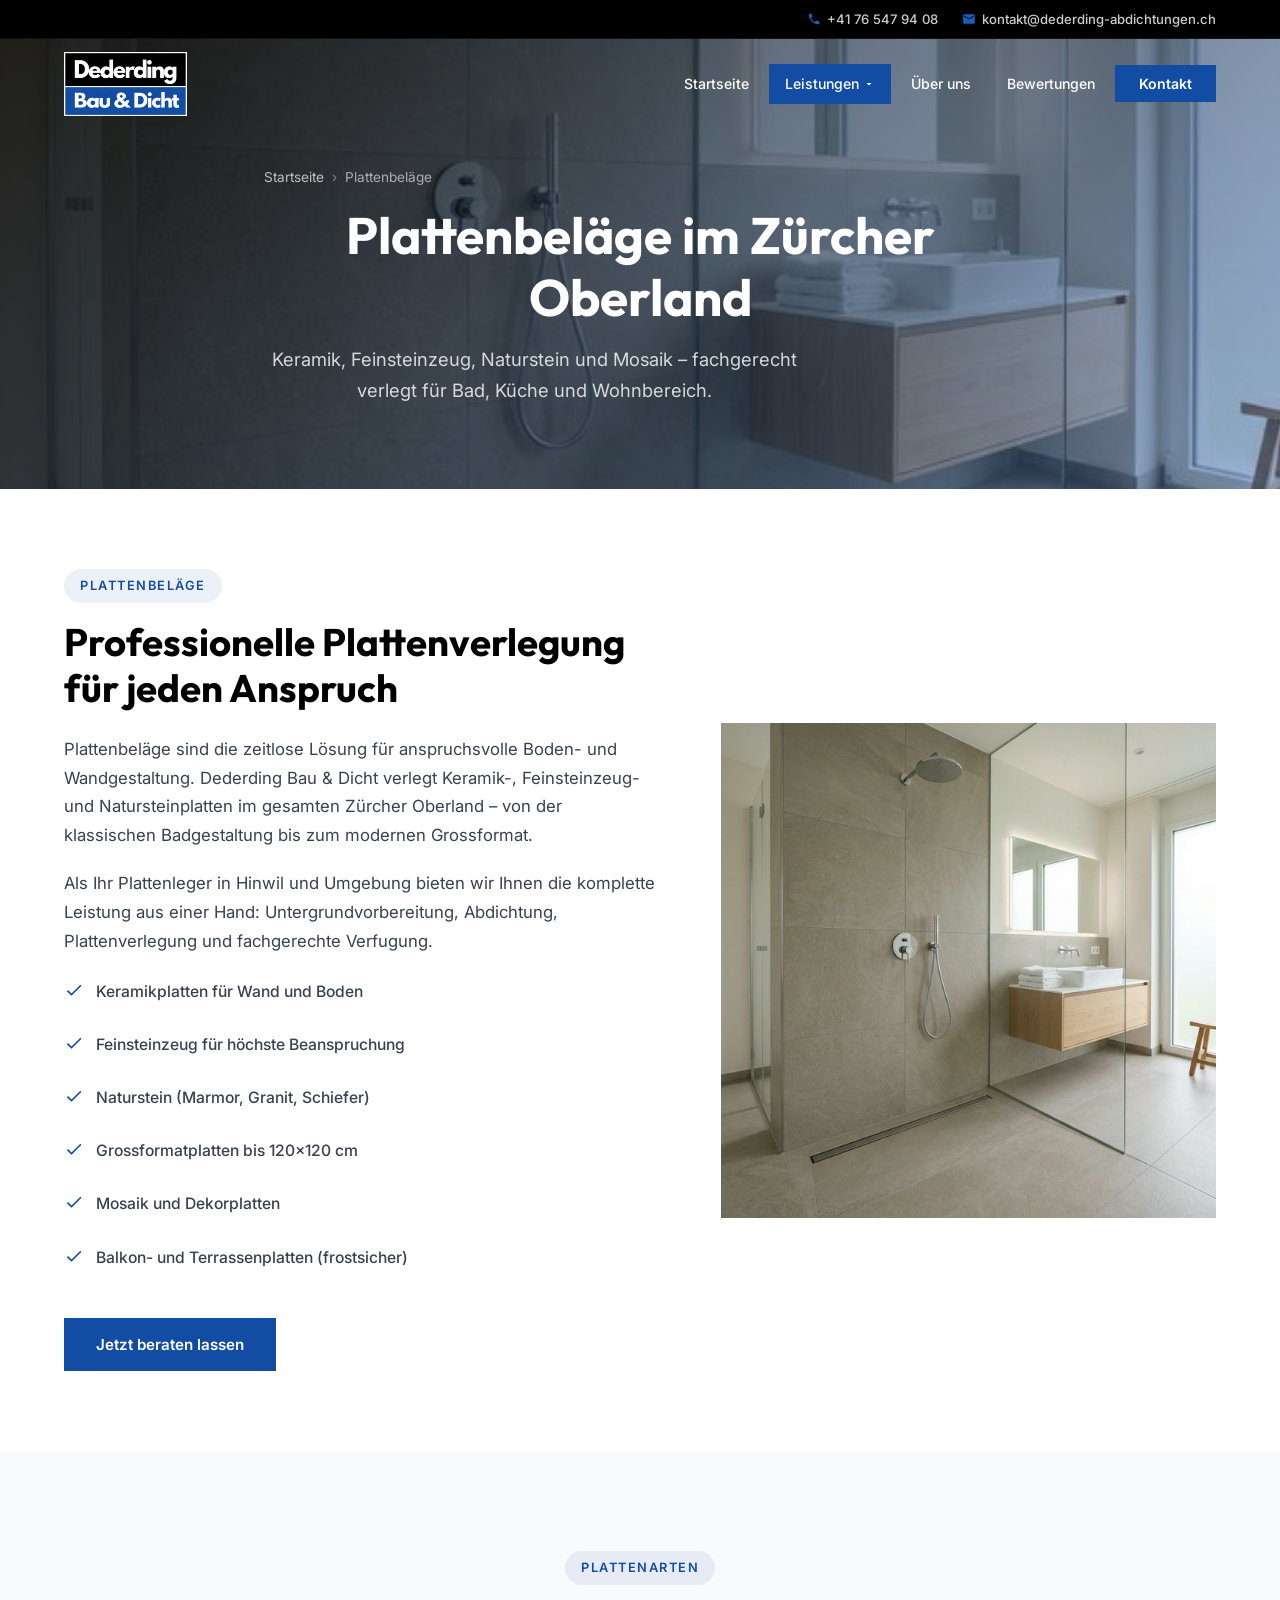
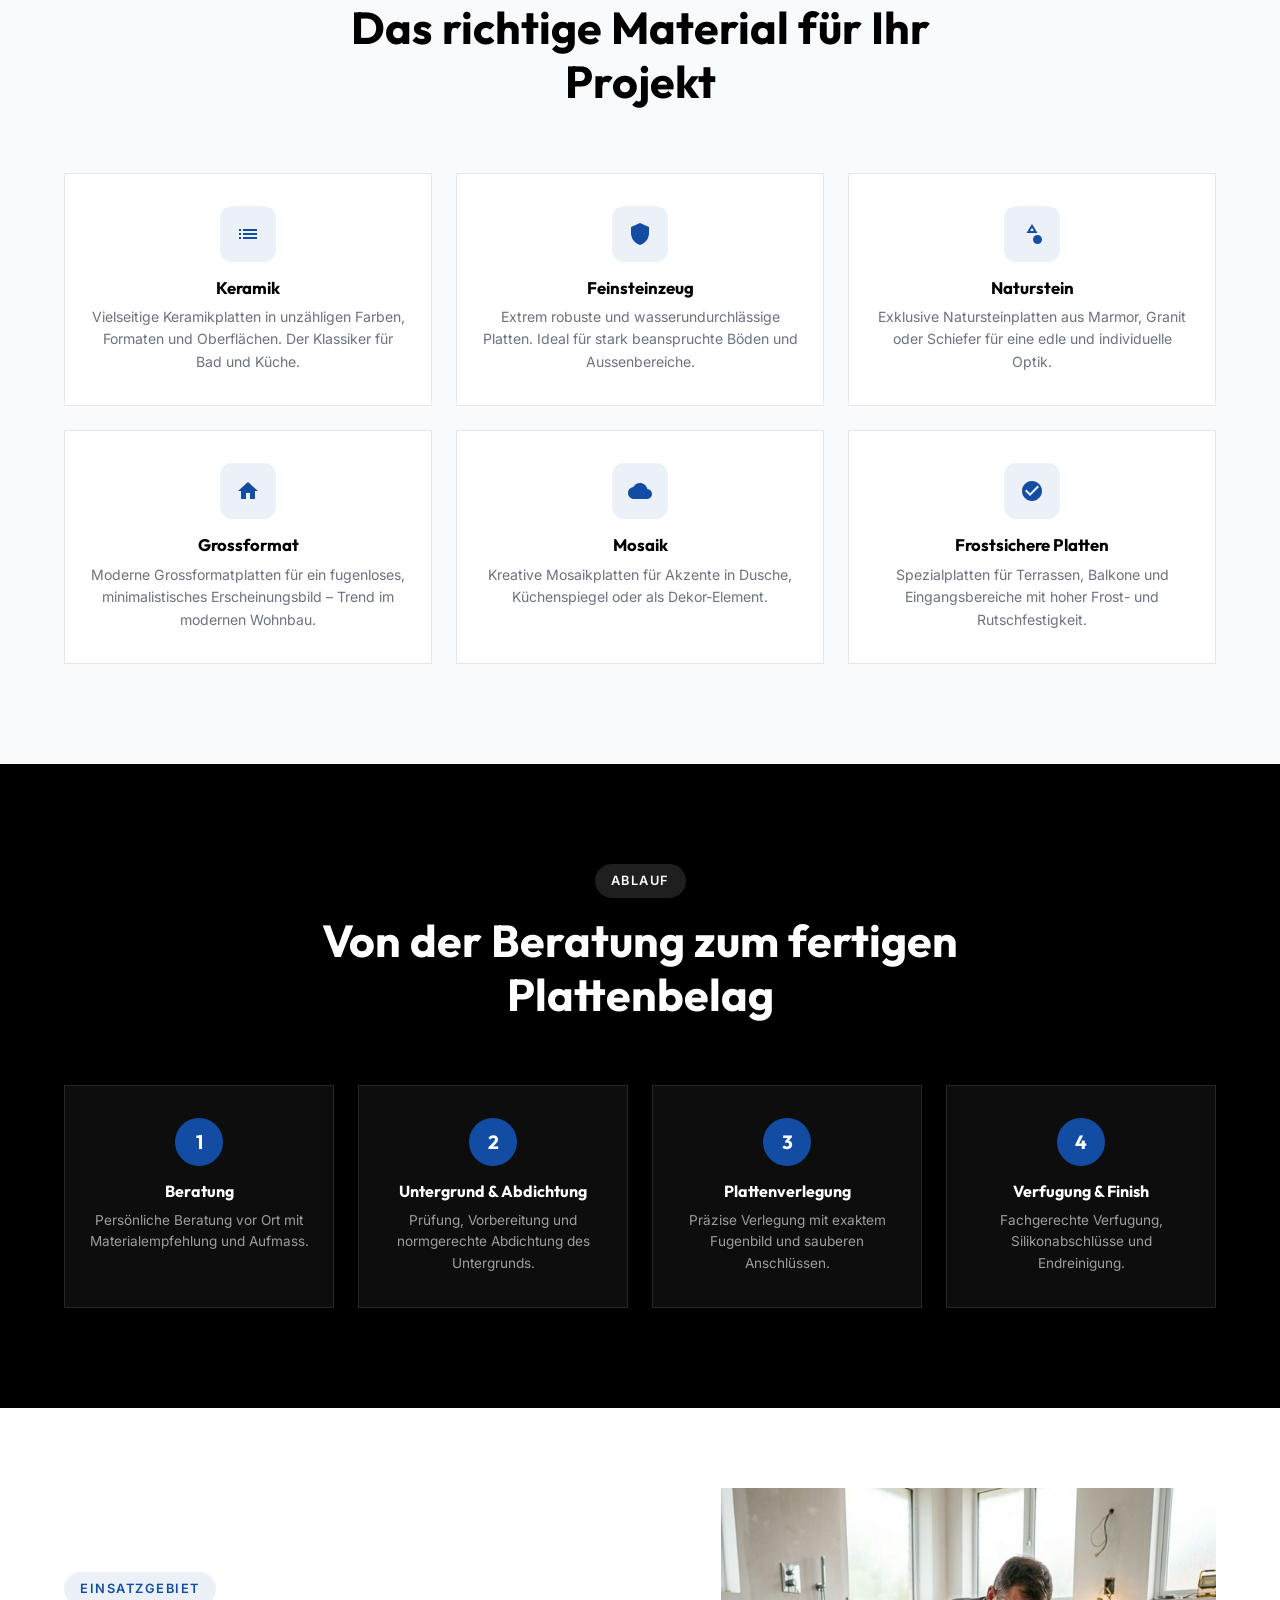
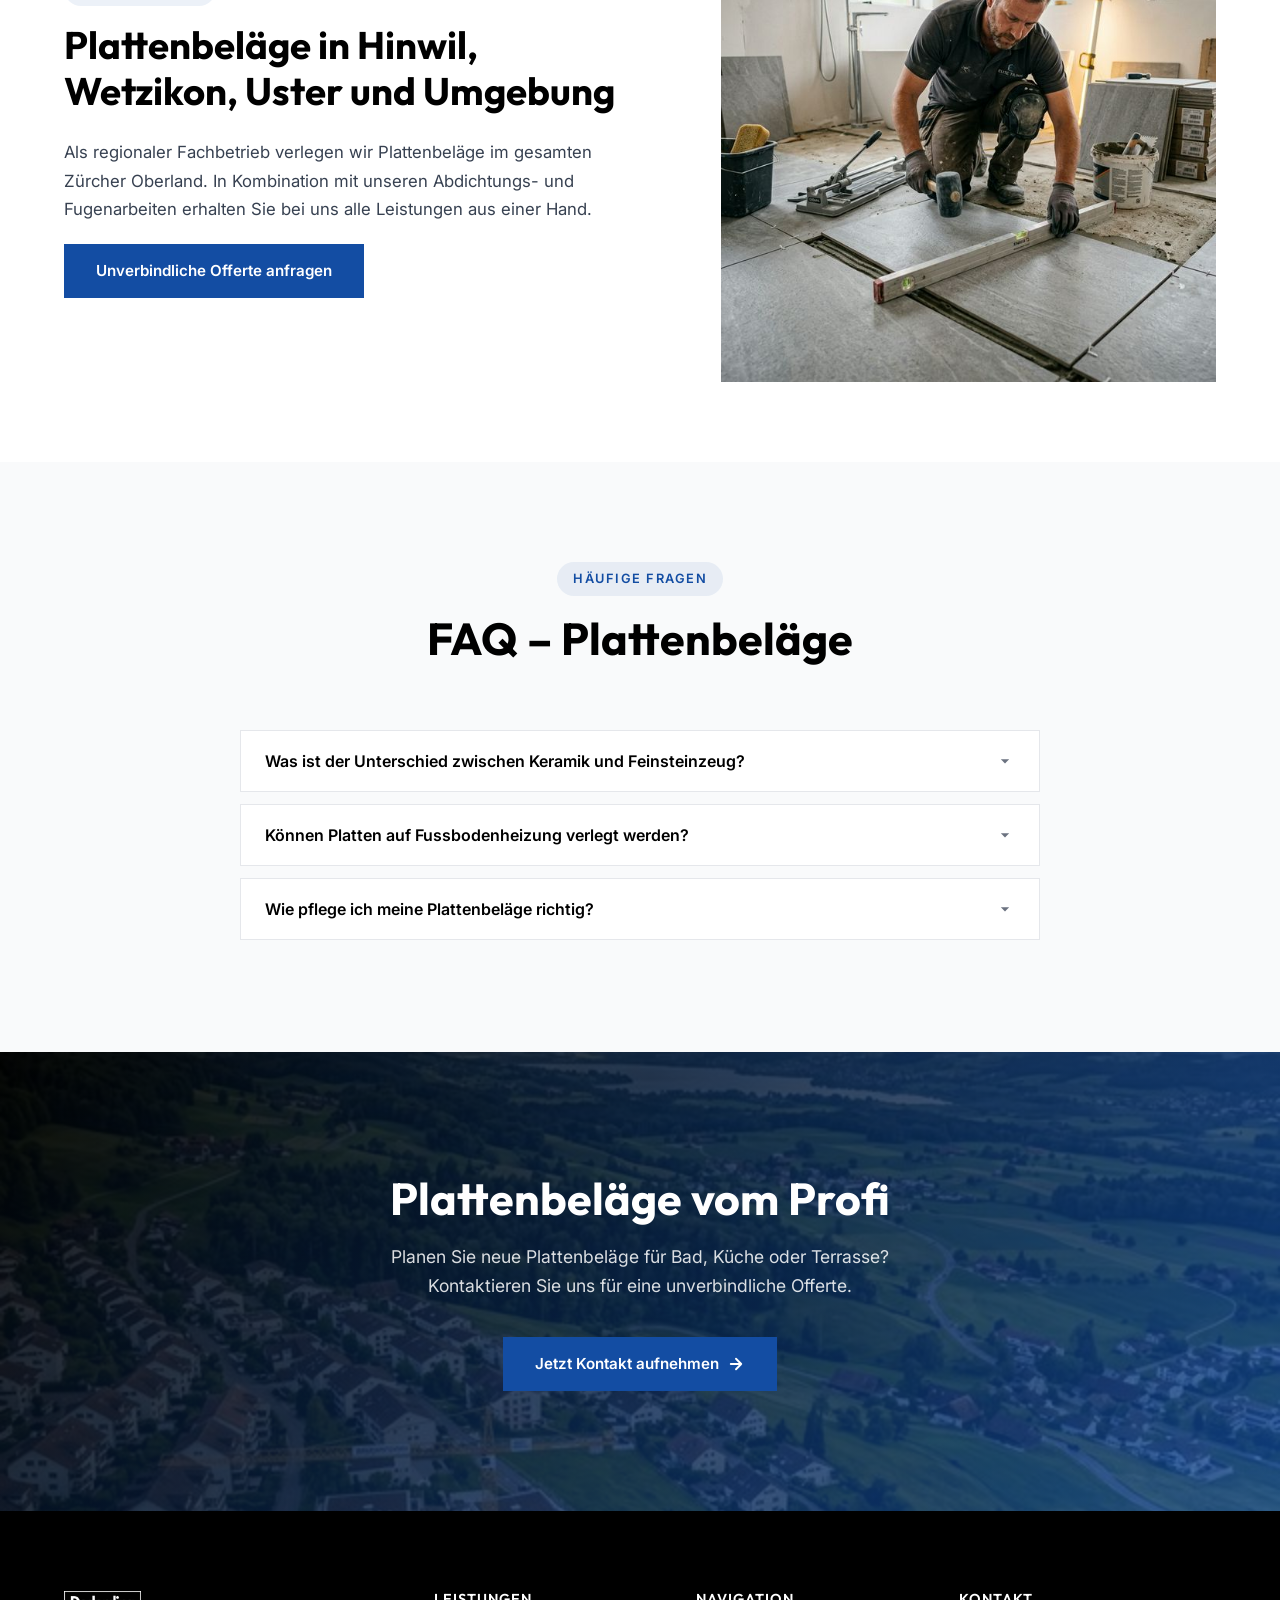
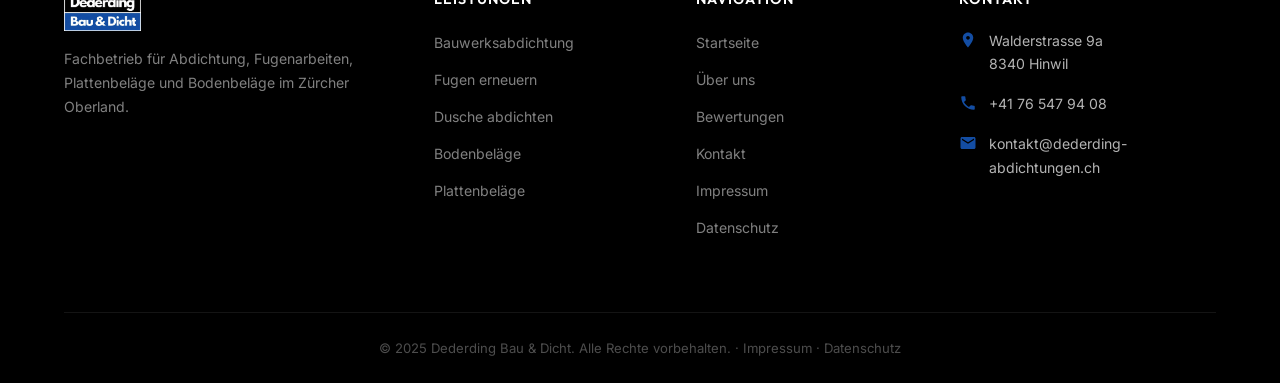
<file: plattenbelaege.html>
<!DOCTYPE html>
<html lang="de">
<head>
  <meta charset="UTF-8">
  <meta name="viewport" content="width=device-width, initial-scale=1.0">
  <title>Plattenbeläge Zürcher Oberland | Keramik, Feinsteinzeug & Naturstein – Dederding Bau & Dicht</title>
  <meta name="description" content="Plattenbeläge im Zürcher Oberland: Keramik, Feinsteinzeug, Naturstein und Mosaik. Fachgerechte Verlegung für Bad, Küche, Boden und Wand in Hinwil, Wetzikon, Uster.">
  <meta name="keywords" content="Plattenbeläge Zürcher Oberland, Keramikplatten Hinwil, Feinsteinzeug Wetzikon, Naturstein Uster, Fliesen verlegen Rüti">
  <link rel="canonical" href="https://www.dederding-abdichtungen.ch/plattenbelaege-zuercher-oberland/">
  <link rel="stylesheet" href="styles.css">
  <link rel="icon" type="image/png" href="images/logo.png">
  <script type="application/ld+json">
  {
    "@context": "https://schema.org",
    "@type": "Service",
    "name": "Plattenbeläge",
    "provider": {
      "@type": "LocalBusiness",
      "name": "Dederding Bau & Dicht",
      "address": { "@type": "PostalAddress", "streetAddress": "Walderstrasse 9a", "addressLocality": "Hinwil", "postalCode": "8340", "addressCountry": "CH" },
      "telephone": "+41765479408"
    },
    "areaServed": ["Hinwil", "Wetzikon", "Uster", "Rüti", "Bäretswil", "Rapperswil", "Zürcher Oberland"],
    "description": "Professionelle Verlegung von Keramik-, Feinsteinzeug- und Natursteinplatten im Zürcher Oberland."
  }
  </script>
</head>
<body>

  <!-- ====== TOP BAR ====== -->
  <div class="top-bar">
    <div class="top-bar-inner">
      <a href="tel:+41765479408"><svg viewBox="0 0 24 24"><path d="M6.62 10.79c1.44 2.83 3.76 5.14 6.59 6.59l2.2-2.2c.27-.27.67-.36 1.02-.24 1.12.37 2.33.57 3.57.57.55 0 1 .45 1 1V20c0 .55-.45 1-1 1-9.39 0-17-7.61-17-17 0-.55.45-1 1-1h3.5c.55 0 1 .45 1 1 0 1.25.2 2.45.57 3.57.11.35.03.74-.25 1.02l-2.2 2.2z"/></svg>+41 76 547 94 08</a>
      <a href="mailto:kontakt@dederding-abdichtungen.ch"><svg viewBox="0 0 24 24"><path d="M20 4H4c-1.1 0-1.99.9-1.99 2L2 18c0 1.1.9 2 2 2h16c1.1 0 2-.9 2-2V6c0-1.1-.9-2-2-2zm0 4l-8 5-8-5V6l8 5 8-5v2z"/></svg>kontakt@dederding-abdichtungen.ch</a>
    </div>
  </div>

  <!-- ====== NAVIGATION ====== -->
  <nav class="navbar has-topbar" id="navbar">
    <div class="nav-inner">
      <a href="index.html" class="nav-logo"><img src="images/logo.png" alt="Dederding Bau & Dicht Logo"></a>
      <ul class="nav-links" id="navLinks">
        <li><a href="index.html">Startseite</a></li>
        <li class="nav-dropdown">
          <a href="index.html#leistungen" class="active">Leistungen <svg class="dropdown-arrow" viewBox="0 0 24 24"><path d="M7 10l5 5 5-5z" fill="currentColor"/></svg></a>
          <ul class="nav-dropdown-menu">
            <li><a href="abdichtung.html">Bauwerksabdichtung</a></li>
            <li><a href="fugen.html">Fugen erneuern</a></li>
            <li><a href="dusche.html">Dusche abdichten</a></li>
                        <li><a href="bodenbelaege.html">Bodenbeläge</a></li>
            <li><a href="plattenbelaege.html">Plattenbeläge</a></li>
          </ul>
        </li>
        <li><a href="index.html#ueber-uns">Über uns</a></li>
        <li><a href="index.html#bewertungen">Bewertungen</a></li>
        <li><a href="kontakt.html" class="nav-contact-btn">Kontakt</a></li>
      </ul>
      <div class="hamburger" id="hamburger"><span></span><span></span><span></span></div>
    </div>
  </nav>

  <!-- ====== HERO INNER ====== -->
  <section class="hero-inner">
    <img src="images/plattenbelaege.png" alt="Plattenbeläge im Zürcher Oberland" class="hero-bg">
    <div class="hero-overlay"></div>
    <div class="hero-content">
      <div class="breadcrumb reveal"><a href="index.html">Startseite</a><span class="separator">›</span><span>Plattenbeläge</span></div>
      <h1 class="reveal">Plattenbeläge im Zürcher Oberland</h1>
      <p class="hero-subtitle reveal">Keramik, Feinsteinzeug, Naturstein und Mosaik – fachgerecht verlegt für Bad, Küche und Wohnbereich.</p>
    </div>
  </section>

  <!-- ====== CONTENT ====== -->
  <section class="content-section">
    <div class="container">
      <div class="content-grid">
        <div class="content-text reveal-left">
          <span class="section-label">Plattenbeläge</span>
          <h2>Professionelle Plattenverlegung für jeden Anspruch</h2>
          <p>Plattenbeläge sind die zeitlose Lösung für anspruchsvolle Boden- und Wandgestaltung. Dederding Bau &amp; Dicht verlegt Keramik-, Feinsteinzeug- und Natursteinplatten im gesamten Zürcher Oberland – von der klassischen Badgestaltung bis zum modernen Grossformat.</p>
          <p>Als Ihr Plattenleger in Hinwil und Umgebung bieten wir Ihnen die komplette Leistung aus einer Hand: Untergrundvorbereitung, Abdichtung, Plattenverlegung und fachgerechte Verfugung.</p>
          <ul class="content-list">
            <li>Keramikplatten für Wand und Boden</li>
            <li>Feinsteinzeug für höchste Beanspruchung</li>
            <li>Naturstein (Marmor, Granit, Schiefer)</li>
            <li>Grossformatplatten bis 120×120 cm</li>
            <li>Mosaik und Dekorplatten</li>
            <li>Balkon- und Terrassenplatten (frostsicher)</li>
          </ul>
          <a href="kontakt.html" class="btn btn-primary">Jetzt beraten lassen</a>
        </div>
        <div class="content-image reveal-right">
          <img src="images/plattenbelaege.png" alt="Plattenverlegung Arbeiten">
        </div>
      </div>
    </div>
  </section>

  <!-- ====== FEATURES ====== -->
  <section class="section section-gray">
    <div class="container">
      <div class="section-header reveal">
        <span class="section-label">Plattenarten</span>
        <h2>Das richtige Material für Ihr Projekt</h2>
      </div>
      <div class="features-grid reveal-children">
        <div class="feature-card">
          <div class="feature-card-icon"><svg viewBox="0 0 24 24"><path d="M3 13h2v-2H3v2zm0 4h2v-2H3v2zm0-8h2V7H3v2zm4 4h14v-2H7v2zm0 4h14v-2H7v2zM7 7v2h14V7H7z"/></svg></div>
          <h3>Keramik</h3>
          <p>Vielseitige Keramikplatten in unzähligen Farben, Formaten und Oberflächen. Der Klassiker für Bad und Küche.</p>
        </div>
        <div class="feature-card">
          <div class="feature-card-icon"><svg viewBox="0 0 24 24"><path d="M12 1L3 5v6c0 5.55 3.84 10.74 9 12 5.16-1.26 9-6.45 9-12V5l-9-4z"/></svg></div>
          <h3>Feinsteinzeug</h3>
          <p>Extrem robuste und wasserundurchlässige Platten. Ideal für stark beanspruchte Böden und Aussenbereiche.</p>
        </div>
        <div class="feature-card">
          <div class="feature-card-icon"><svg viewBox="0 0 24 24"><path d="M12 2l-5.5 9h11L12 2zm0 3.84L13.93 9h-3.87L12 5.84zM17.5 13c-2.49 0-4.5 2.01-4.5 4.5s2.01 4.5 4.5 4.5 4.5-2.01 4.5-4.5-2.01-4.5-4.5-4.5z"/></svg></div>
          <h3>Naturstein</h3>
          <p>Exklusive Natursteinplatten aus Marmor, Granit oder Schiefer für eine edle und individuelle Optik.</p>
        </div>
        <div class="feature-card">
          <div class="feature-card-icon"><svg viewBox="0 0 24 24"><path d="M10 20v-6h4v6h5v-8h3L12 3 2 12h3v8z"/></svg></div>
          <h3>Grossformat</h3>
          <p>Moderne Grossformatplatten für ein fugenloses, minimalistisches Erscheinungsbild – Trend im modernen Wohnbau.</p>
        </div>
        <div class="feature-card">
          <div class="feature-card-icon"><svg viewBox="0 0 24 24"><path d="M19.35 10.04C18.67 6.59 15.64 4 12 4 9.11 4 6.6 5.64 5.35 8.04 2.34 8.36 0 10.91 0 14c0 3.31 2.69 6 6 6h13c2.76 0 5-2.24 5-5 0-2.64-2.05-4.78-4.65-4.96z"/></svg></div>
          <h3>Mosaik</h3>
          <p>Kreative Mosaikplatten für Akzente in Dusche, Küchenspiegel oder als Dekor-Element.</p>
        </div>
        <div class="feature-card">
          <div class="feature-card-icon"><svg viewBox="0 0 24 24"><path d="M12 2C6.48 2 2 6.48 2 12s4.48 10 10 10 10-4.48 10-10S17.52 2 12 2zm-2 15l-5-5 1.41-1.41L10 14.17l7.59-7.59L19 8l-9 9z"/></svg></div>
          <h3>Frostsichere Platten</h3>
          <p>Spezialplatten für Terrassen, Balkone und Eingangsbereiche mit hoher Frost- und Rutschfestigkeit.</p>
        </div>
      </div>
    </div>
  </section>

  <!-- ====== PROCESS ====== -->
  <section class="section section-dark">
    <div class="container">
      <div class="section-header reveal">
        <span class="section-label">Ablauf</span>
        <h2>Von der Beratung zum fertigen Plattenbelag</h2>
      </div>
      <div class="process-steps reveal-children">
        <div class="process-step"><div class="process-step-number">1</div><h3>Beratung</h3><p>Persönliche Beratung vor Ort mit Materialempfehlung und Aufmass.</p></div>
        <div class="process-step"><div class="process-step-number">2</div><h3>Untergrund &amp; Abdichtung</h3><p>Prüfung, Vorbereitung und normgerechte Abdichtung des Untergrunds.</p></div>
        <div class="process-step"><div class="process-step-number">3</div><h3>Plattenverlegung</h3><p>Präzise Verlegung mit exaktem Fugenbild und sauberen Anschlüssen.</p></div>
        <div class="process-step"><div class="process-step-number">4</div><h3>Verfugung &amp; Finish</h3><p>Fachgerechte Verfugung, Silikonabschlüsse und Endreinigung.</p></div>
      </div>
    </div>
  </section>

  <!-- ====== REGIONAL ====== -->
  <section class="content-section">
    <div class="container">
      <div class="content-grid">
        <div class="content-text reveal-left">
          <span class="section-label">Einsatzgebiet</span>
          <h2>Plattenbeläge in Hinwil, Wetzikon, Uster und Umgebung</h2>
          <p>Als regionaler Fachbetrieb verlegen wir Plattenbeläge im gesamten Zürcher Oberland. In Kombination mit unseren Abdichtungs- und Fugenarbeiten erhalten Sie bei uns alle Leistungen aus einer Hand.</p>
          <a href="kontakt.html" class="btn btn-primary">Unverbindliche Offerte anfragen</a>
        </div>
        <div class="content-image reveal-right">
          <img src="images/platten.png" alt="Plattenbeläge im Zürcher Oberland">
        </div>
      </div>
    </div>
  </section>

  <!-- ====== FAQ ====== -->
  <section class="section section-gray">
    <div class="container">
      <div class="section-header reveal">
        <span class="section-label">Häufige Fragen</span>
        <h2>FAQ – Plattenbeläge</h2>
      </div>
      <div class="faq-list reveal">
        <div class="faq-item">
          <button class="faq-question" aria-expanded="false" tabindex="0">Was ist der Unterschied zwischen Keramik und Feinsteinzeug?<svg viewBox="0 0 24 24"><path d="M7 10l5 5 5-5z"/></svg></button>
          <div class="faq-answer"><div class="faq-answer-inner">Feinsteinzeug wird bei höheren Temperaturen gebrannt und hat eine deutlich geringere Wasseraufnahme. Dadurch ist es härter, robuster und auch für den Aussenbereich geeignet.</div></div>
        </div>
        <div class="faq-item">
          <button class="faq-question" aria-expanded="false" tabindex="0">Können Platten auf Fussbodenheizung verlegt werden?<svg viewBox="0 0 24 24"><path d="M7 10l5 5 5-5z"/></svg></button>
          <div class="faq-answer"><div class="faq-answer-inner">Ja, Platten sind hervorragend für Fussbodenheizung geeignet, da sie Wärme optimal leiten. Wir beachten dabei die notwendigen Dehnungsfugen und Aufheizprotokolle.</div></div>
        </div>
        <div class="faq-item">
          <button class="faq-question" aria-expanded="false" tabindex="0">Wie pflege ich meine Plattenbeläge richtig?<svg viewBox="0 0 24 24"><path d="M7 10l5 5 5-5z"/></svg></button>
          <div class="faq-answer"><div class="faq-answer-inner">Keramik und Feinsteinzeug sind pflegeleicht – regelmässiges Wischen mit neutralem Reiniger genügt. Naturstein benötigt eine spezielle Imprägnierung und abgestimmte Reiniger.</div></div>
        </div>
      </div>
    </div>
  </section>

  <!-- ====== CTA ====== -->
  <section class="cta-banner">
    <img src="images/cta-bg.png" alt="" class="cta-banner-bg">
    <div class="cta-banner-overlay"></div>
    <div class="container cta-content reveal">
      <h2>Plattenbeläge vom Profi</h2>
      <p>Planen Sie neue Plattenbeläge für Bad, Küche oder Terrasse? Kontaktieren Sie uns für eine unverbindliche Offerte.</p>
      <a href="kontakt.html" class="btn btn-primary">Jetzt Kontakt aufnehmen <svg width="18" height="18" viewBox="0 0 24 24" fill="none" stroke="currentColor" stroke-width="2.5" stroke-linecap="round" stroke-linejoin="round"><path d="M5 12h14M12 5l7 7-7 7"/></svg></a>
    </div>
  </section>

  <!-- ====== FOOTER ====== -->
  <footer class="footer">
    <div class="container">
      <div class="footer-grid">
        <div class="footer-brand"><img src="images/logo.png" alt="Dederding Bau & Dicht"><p>Fachbetrieb für Abdichtung, Fugenarbeiten, Plattenbeläge und Bodenbeläge im Zürcher Oberland.</p></div>
        <div><h4>Leistungen</h4><ul class="footer-links"><li><a href="abdichtung.html">Bauwerks­abdichtung</a></li><li><a href="fugen.html">Fugen erneuern</a></li><li><a href="dusche.html">Dusche abdichten</a></li><li><a href="bodenbelaege.html">Bodenbeläge</a></li><li><a href="plattenbelaege.html">Plattenbeläge</a></li></ul></div>
        <div><h4>Navigation</h4><ul class="footer-links"><li><a href="index.html">Startseite</a></li><li><a href="index.html#ueber-uns">Über uns</a></li><li><a href="index.html#bewertungen">Bewertungen</a></li><li><a href="kontakt.html">Kontakt</a></li><li><a href="impressum.html">Impressum</a></li><li><a href="datenschutz.html">Datenschutz</a></li></ul></div>
        <div><h4>Kontakt</h4><div class="footer-contact-item"><svg viewBox="0 0 24 24"><path d="M12 2C8.13 2 5 5.13 5 9c0 5.25 7 13 7 13s7-7.75 7-13c0-3.87-3.13-7-7-7zm0 9.5c-1.38 0-2.5-1.12-2.5-2.5s1.12-2.5 2.5-2.5 2.5 1.12 2.5 2.5-1.12 2.5-2.5 2.5z"/></svg><div>Walderstrasse 9a<br>8340 Hinwil</div></div><div class="footer-contact-item"><svg viewBox="0 0 24 24"><path d="M6.62 10.79c1.44 2.83 3.76 5.14 6.59 6.59l2.2-2.2c.27-.27.67-.36 1.02-.24 1.12.37 2.33.57 3.57.57.55 0 1 .45 1 1V20c0 .55-.45 1-1 1-9.39 0-17-7.61-17-17 0-.55.45-1 1-1h3.5c.55 0 1 .45 1 1 0 1.25.2 2.45.57 3.57.11.35.03.74-.25 1.02l-2.2 2.2z"/></svg><a href="tel:+41765479408">+41 76 547 94 08</a></div><div class="footer-contact-item"><svg viewBox="0 0 24 24"><path d="M20 4H4c-1.1 0-1.99.9-1.99 2L2 18c0 1.1.9 2 2 2h16c1.1 0 2-.9 2-2V6c0-1.1-.9-2-2-2zm0 4l-8 5-8-5V6l8 5 8-5v2z"/></svg><a href="mailto:kontakt@dederding-abdichtungen.ch">kontakt@dederding-abdichtungen.ch</a></div></div>
      </div>
      <div class="footer-bottom">&copy; 2025 Dederding Bau &amp; Dicht. Alle Rechte vorbehalten. · <a href="impressum.html">Impressum</a> · <a href="datenschutz.html">Datenschutz</a></div>
    </div>
  </footer>
  <script src="main.js"></script>
</body>
</html>
</file>
<file: styles.css>
/* ============================================
   DEDERDING BAU & DICHT  Design System
   Colors from logo: Black #000000 + Blue #134DA3
   ============================================ */

@import url('https://fonts.googleapis.com/css2?family=Inter:wght@300;400;500;600;700&family=Outfit:wght@400;500;600;700;800&display=swap');

/* ---------- CSS Variables ---------- */
:root {
  --black: #000000;
  --blue: #134DA3;
  --blue-dark: #0F3D82;
  --blue-light: #1A5FBF;
  --blue-glow: rgba(19, 77, 163, 0.25);
  --white: #FFFFFF;
  --gray-50: #F9FAFB;
  --gray-100: #F3F4F6;
  --gray-200: #E5E7EB;
  --gray-300: #D1D5DB;
  --gray-500: #6B7280;
  --gray-700: #374151;
  --gray-900: #111827;

  --font-heading: 'Outfit', sans-serif;
  --font-body: 'Inter', sans-serif;

  --shadow-sm: none;
  --shadow-md: none;
  --shadow-lg: none;
  --shadow-xl: none;
  --shadow-blue: none;

  --radius-sm: 0;
  --radius-md: 0;
  --radius-lg: 0;
  --radius-xl: 0;

  --transition: 0.3s cubic-bezier(0.4, 0, 0.2, 1);
  --transition-slow: 0.6s cubic-bezier(0.4, 0, 0.2, 1);
}

/* ---------- Reset & Base ---------- */
*, *::before, *::after {
  margin: 0;
  padding: 0;
  box-sizing: border-box;
}

html {
  scroll-behavior: smooth;
  font-size: 16px;
  overflow-x: hidden;
}

body {
  font-family: var(--font-body);
  color: var(--gray-700);
  background: var(--white);
  line-height: 1.7;
  overflow-x: hidden;
  -webkit-font-smoothing: antialiased;
  -moz-osx-font-smoothing: grayscale;
}

img {
  max-width: 100%;
  height: auto;
  display: block;
}

a {
  text-decoration: none;
  color: inherit;
  transition: var(--transition);
}

h1, h2, h3, h4, h5, h6 {
  font-family: var(--font-heading);
  color: var(--black);
  line-height: 1.2;
  font-weight: 700;
}

.container {
  max-width: 1200px;
  margin: 0 auto;
  padding: 0 24px;
}

/* ---------- Top Bar ---------- */
.top-bar {
  background: var(--black);
  color: var(--white);
  padding: 8px 0;
  font-size: 0.82rem;
  border-bottom: 1px solid rgba(255,255,255,0.08);
  position: relative;
  z-index: 1001;
}

.top-bar-inner {
  display: flex;
  align-items: center;
  justify-content: flex-end;
  gap: 24px;
  max-width: 1200px;
  margin: 0 auto;
  padding: 0 24px;
}

.top-bar a {
  color: rgba(255,255,255,0.8);
  display: inline-flex;
  align-items: center;
  gap: 6px;
  font-weight: 500;
  transition: var(--transition);
}

.top-bar a:hover {
  color: var(--white);
}

.top-bar svg {
  width: 14px;
  height: 14px;
  fill: var(--blue-light);
  flex-shrink: 0;
}

/* ---------- Navigation ---------- */
.navbar {
  position: fixed;
  top: 0;
  left: 0;
  width: 100%;
  z-index: 1000;
  padding: 16px 0;
  transition: var(--transition);
  background: transparent;
}

.navbar.has-topbar {
  top: 36px;
}

.navbar.scrolled {
  background: rgba(0, 0, 0, 0.95);
  backdrop-filter: blur(20px) saturate(180%);
  -webkit-backdrop-filter: blur(20px) saturate(180%);
  padding: 10px 0;
  box-shadow: 0 4px 30px rgba(0,0,0,0.3);
  top: 0;
}

.nav-inner {
  display: flex;
  align-items: center;
  justify-content: space-between;
  max-width: 1200px;
  margin: 0 auto;
  padding: 0 24px;
}

.nav-logo img {
  height: 64px;
  width: auto;
  transition: var(--transition);
}

.navbar.scrolled .nav-logo img {
  height: 48px;
}

.nav-links {
  display: flex;
  align-items: center;
  gap: 4px;
  list-style: none;
}

.nav-links a {
  color: var(--white);
  font-size: 0.88rem;
  font-weight: 500;
  padding: 8px 16px;
  border-radius: var(--radius-sm);
  position: relative;
  transition: var(--transition);
}

.nav-links a:hover {
  background: rgba(255,255,255,0.1);
}

.nav-links a.active {
  background: var(--blue);
  color: var(--white);
}

.nav-contact-btn {
  background: var(--blue) !important;
  color: var(--white) !important;
  padding: 10px 24px !important;
  border-radius: var(--radius-sm) !important;
  font-weight: 600 !important;
}

.nav-contact-btn:hover {
  background: var(--blue-dark) !important;
  box-shadow: var(--shadow-blue);
  transform: translateY(-1px);
}

/* Hamburger */
.hamburger {
  display: none;
  flex-direction: column;
  gap: 5px;
  cursor: pointer;
  padding: 8px;
  z-index: 1001;
}

.hamburger span {
  width: 26px;
  height: 2.5px;
  background: var(--white);
  border-radius: 2px;
  transition: var(--transition);
}

.hamburger.active span:nth-child(1) {
  transform: rotate(45deg) translate(5px, 5px);
}
.hamburger.active span:nth-child(2) {
  opacity: 0;
}
.hamburger.active span:nth-child(3) {
  transform: rotate(-45deg) translate(6px, -6px);
}

/* ---------- Hero Section ---------- */
.hero {
  position: relative;
  min-height: 100vh;
  display: flex;
  align-items: center;
  overflow: hidden;
}

.hero-bg {
  position: absolute;
  top: 0;
  left: 0;
  width: 100%;
  height: 100%;
  object-fit: cover;
  z-index: 0;
  transform: scale(1.05);
  transition: transform 8s ease-out;
}

.hero.loaded .hero-bg {
  transform: scale(1);
}

.hero-overlay {
  position: absolute;
  top: 0;
  left: 0;
  width: 100%;
  height: 100%;
  background: linear-gradient(
    135deg,
    rgba(0, 0, 0, 0.85) 0%,
    rgba(0, 0, 0, 0.6) 50%,
    rgba(19, 77, 163, 0.3) 100%
  );
  z-index: 1;
}

.hero-content {
  position: relative;
  z-index: 2;
  max-width: 720px;
  padding: 0 24px;
  margin: 0 auto 0 8%;
}

.hero-badge {
  display: inline-flex;
  align-items: center;
  gap: 8px;
  background: rgba(19, 77, 163, 0.2);
  border: 1px solid rgba(19, 77, 163, 0.4);
  backdrop-filter: blur(10px);
  padding: 8px 20px;
  border-radius: 50px;
  color: var(--white);
  font-size: 0.85rem;
  font-weight: 500;
  margin-bottom: 24px;
  opacity: 0;
  transform: translateY(20px);
  animation: fadeUp 0.8s 0.3s forwards;
}

.hero-badge svg {
  width: 16px;
  height: 16px;
  fill: #facc15;
}

.hero h1 {
  font-size: clamp(2.4rem, 5vw, 4rem);
  color: var(--white);
  font-weight: 800;
  line-height: 1.1;
  margin-bottom: 20px;
  opacity: 0;
  transform: translateY(30px);
  animation: fadeUp 0.8s 0.5s forwards;
}

.hero h1 .highlight {
  color: var(--white);
  position: relative;
}

.hero h1 .highlight::after {
  content: '';
  position: absolute;
  bottom: 2px;
  left: 0;
  width: 100%;
  height: 6px;
  background: var(--blue);
  opacity: 0.6;
  border-radius: 3px;
}

.hero-subtitle {
  font-size: 1.15rem;
  color: rgba(255,255,255,0.85);
  line-height: 1.7;
  margin-bottom: 36px;
  max-width: 540px;
  opacity: 0;
  transform: translateY(30px);
  animation: fadeUp 0.8s 0.7s forwards;
}

.hero-buttons {
  display: flex;
  gap: 16px;
  flex-wrap: wrap;
  opacity: 0;
  transform: translateY(30px);
  animation: fadeUp 0.8s 0.9s forwards;
}

/* ---------- Buttons ---------- */
.btn {
  display: inline-flex;
  align-items: center;
  gap: 8px;
  padding: 14px 32px;
  font-size: 0.95rem;
  font-weight: 600;
  font-family: var(--font-body);
  border: none;
  border-radius: var(--radius-sm);
  cursor: pointer;
  transition: var(--transition);
}

.btn-primary {
  background: var(--blue);
  color: var(--white);
}

.btn-primary:hover {
  background: var(--blue-dark);
  box-shadow: var(--shadow-blue);
  transform: translateY(-2px);
}

.btn-outline {
  background: transparent;
  color: var(--white);
  border: 2px solid rgba(255,255,255,0.3);
}

.btn-outline:hover {
  border-color: var(--white);
  background: rgba(255,255,255,0.1);
}

.btn-dark {
  background: var(--black);
  color: var(--white);
}

.btn-dark:hover {
  background: #111;
  box-shadow: var(--shadow-lg);
  transform: translateY(-2px);
}

/* ---------- Section Styles ---------- */
.section {
  padding: 100px 0;
}

.section-dark {
  background: var(--black);
  color: var(--white);
}

.section-blue {
  background: var(--blue);
  color: var(--white);
}

.section-gray {
  background: var(--gray-50);
}

.section-header {
  text-align: center;
  max-width: 700px;
  margin: 0 auto 64px;
}

.section-label {
  display: inline-flex;
  align-items: center;
  gap: 8px;
  background: rgba(19, 77, 163, 0.08);
  color: var(--blue);
  font-size: 0.8rem;
  font-weight: 600;
  text-transform: uppercase;
  letter-spacing: 1.5px;
  padding: 6px 16px;
  border-radius: 50px;
  margin-bottom: 16px;
}

.section-dark .section-label,
.section-blue .section-label {
  background: rgba(255,255,255,0.12);
  color: var(--white);
}

.section-header h2 {
  font-size: clamp(1.8rem, 3.5vw, 2.8rem);
  margin-bottom: 16px;
}

.section-dark .section-header h2,
.section-blue .section-header h2 {
  color: var(--white);
}

.section-header p {
  font-size: 1.05rem;
  color: var(--gray-500);
  line-height: 1.7;
}

.section-dark .section-header p,
.section-blue .section-header p {
  color: rgba(255,255,255,0.7);
}

/* ---------- About / Intro Section ---------- */
.about-grid {
  display: grid;
  grid-template-columns: 1fr 1fr;
  gap: 64px;
  align-items: center;
}

.about-image {
  position: relative;
  border-radius: var(--radius-lg);
  overflow: hidden;
}

.about-image img {
  width: 100%;
  height: 450px;
  object-fit: cover;
  border-radius: var(--radius-lg);
  transition: var(--transition-slow);
}

.about-image:hover img {
  transform: scale(1.03);
}

.about-image-badge {
  position: absolute;
  bottom: 24px;
  left: 24px;
  background: var(--blue);
  color: var(--white);
  padding: 16px 24px;
  border-radius: var(--radius-md);
  display: flex;
  align-items: center;
  gap: 12px;
  box-shadow: var(--shadow-lg);
}

.about-image-badge .badge-number {
  font-family: var(--font-heading);
  font-size: 2.4rem;
  font-weight: 800;
  line-height: 1;
}

.about-image-badge .badge-text {
  font-size: 0.8rem;
  font-weight: 500;
  line-height: 1.3;
  opacity: 0.9;
}

.about-text h2 {
  font-size: clamp(1.8rem, 3vw, 2.4rem);
  margin-bottom: 20px;
  color: var(--black);
}

.about-text p {
  margin-bottom: 16px;
  color: var(--gray-500);
  font-size: 1rem;
}

.about-features {
  display: grid;
  grid-template-columns: 1fr 1fr;
  gap: 16px;
  margin-top: 32px;
}

.about-feature {
  display: flex;
  align-items: center;
  gap: 12px;
  padding: 12px 16px;
  background: var(--gray-50);
  border-radius: var(--radius-sm);
  transition: var(--transition);
}

.about-feature:hover {
  background: rgba(19, 77, 163, 0.06);
  transform: translateX(4px);
}

.about-feature-icon {
  width: 36px;
  height: 36px;
  background: var(--blue);
  border-radius: 8px;
  display: flex;
  align-items: center;
  justify-content: center;
  flex-shrink: 0;
  color: var(--white);
}

.about-feature-icon svg {
  width: 18px;
  height: 18px;
  fill: currentColor;
}

.about-feature span {
  font-size: 0.88rem;
  font-weight: 500;
  color: var(--black);
}

/* ---------- Services Cards ---------- */
.services-grid {
  display: grid;
  grid-template-columns: repeat(3, 1fr);
  gap: 24px;
}

.service-card {
  background: var(--white);
  border-radius: var(--radius-lg);
  overflow: hidden;
  box-shadow: var(--shadow-sm);
  border: 1px solid var(--gray-200);
  transition: var(--transition);
  position: relative;
}

.service-card:hover {
  transform: translateY(-8px);
  box-shadow: var(--shadow-xl);
  border-color: var(--blue);
}

.service-card-image {
  height: 220px;
  overflow: hidden;
  position: relative;
}

.service-card-image img {
  width: 100%;
  height: 100%;
  object-fit: cover;
  transition: var(--transition-slow);
}

.service-card:hover .service-card-image img {
  transform: scale(1.08);
}

.service-card-image::after {
  content: '';
  position: absolute;
  bottom: 0;
  left: 0;
  width: 100%;
  height: 60%;
  background: linear-gradient(transparent, rgba(0,0,0,0.3));
  pointer-events: none;
}

.service-card-body {
  padding: 28px 24px;
}

.service-card h3 {
  font-size: 1.15rem;
  margin-bottom: 10px;
  color: var(--black);
  transition: var(--transition);
}

.service-card:hover h3 {
  color: var(--blue);
}

.service-card p {
  font-size: 0.88rem;
  color: var(--gray-500);
  line-height: 1.6;
  margin-bottom: 20px;
}

.service-card .card-link {
  display: inline-flex;
  align-items: center;
  gap: 6px;
  color: var(--blue);
  font-size: 0.85rem;
  font-weight: 600;
}

.service-card .card-link svg {
  width: 16px;
  height: 16px;
  fill: currentColor;
  transition: var(--transition);
}

.service-card:hover .card-link svg {
  transform: translateX(4px);
}

/* ---------- Why Us / Advantages ---------- */
.advantages-grid {
  display: grid;
  grid-template-columns: repeat(3, 1fr);
  gap: 32px;
}

.advantage-card {
  text-align: center;
  padding: 40px 28px;
  border-radius: var(--radius-lg);
  background: rgba(255,255,255,0.05);
  border: 1px solid rgba(255,255,255,0.1);
  transition: var(--transition);
}

.advantage-card:hover {
  background: rgba(19, 77, 163, 0.15);
  border-color: rgba(19, 77, 163, 0.3);
  transform: translateY(-4px);
}

.advantage-icon {
  width: 64px;
  height: 64px;
  margin: 0 auto 20px;
  background: var(--blue);
  border-radius: 16px;
  display: flex;
  align-items: center;
  justify-content: center;
  color: var(--white);
}

.advantage-icon svg {
  width: 28px;
  height: 28px;
  fill: currentColor;
}

.advantage-card h3 {
  font-size: 1.1rem;
  color: var(--white);
  margin-bottom: 12px;
}

.advantage-card p {
  font-size: 0.88rem;
  color: rgba(255,255,255,0.6);
  line-height: 1.6;
}

/* ---------- Reviews Carousel ---------- */
.reviews-section {
  position: relative;
  overflow: hidden;
}

.reviews-carousel-wrapper {
  position: relative;
  max-width: 100%;
  overflow: hidden;
}

.reviews-track {
  display: flex;
  gap: 24px;
  transition: transform 0.5s cubic-bezier(0.4, 0, 0.2, 1);
}

.review-card {
  width: calc((100% - 48px) / 3);
  min-width: calc((100% - 48px) / 3);
  background: var(--white);
  border: 1px solid var(--gray-200);
  padding: 36px 28px;
  flex: 0 0 auto;
  transition: var(--transition);
}

.review-card:hover {
  box-shadow: var(--shadow-lg);
  border-color: var(--blue);
}

.review-stars {
  display: flex;
  gap: 3px;
  margin-bottom: 16px;
}

.review-stars svg {
  width: 18px;
  height: 18px;
  fill: #facc15;
}

.review-text {
  font-size: 0.92rem;
  color: var(--black);
  line-height: 1.7;
  margin-bottom: 24px;
  font-style: italic;
  min-height: 80px;
}

.review-author {
  display: flex;
  align-items: center;
  gap: 12px;
  padding-top: 16px;
  border-top: 1px solid var(--gray-100);
}

.review-avatar {
  width: 44px;
  height: 44px;
  border-radius: 50%;
  background: var(--blue);
  display: flex;
  align-items: center;
  justify-content: center;
  color: var(--white);
  font-weight: 700;
  font-size: 1rem;
  font-family: var(--font-heading);
  flex-shrink: 0;
}

.review-author-info .name {
  font-weight: 600;
  color: var(--black);
  font-size: 0.9rem;
}

.review-author-info .source {
  font-size: 0.78rem;
  color: var(--gray-500);
  display: flex;
  align-items: center;
  gap: 4px;
}

.review-author-info .source svg {
  width: 14px;
  height: 14px;
}

/* Carousel Controls */
.carousel-controls {
  display: flex;
  align-items: center;
  justify-content: center;
  gap: 16px;
  margin-top: 40px;
}

.carousel-btn {
  width: 48px;
  height: 48px;
  border-radius: 50%;
  background: var(--white);
  border: 1px solid var(--gray-200);
  display: flex;
  align-items: center;
  justify-content: center;
  cursor: pointer;
  transition: var(--transition);
  color: var(--black);
}

.carousel-btn:hover {
  background: var(--blue);
  color: var(--white);
  border-color: var(--blue);
  box-shadow: var(--shadow-blue);
}

.carousel-btn svg {
  width: 20px;
  height: 20px;
  fill: currentColor;
}

.carousel-dots {
  display: flex;
  gap: 8px;
}

.carousel-dot {
  width: 10px;
  height: 10px;
  border-radius: 50%;
  background: var(--gray-300);
  border: none;
  cursor: pointer;
  transition: var(--transition);
}

.carousel-dot.active {
  background: var(--blue);
  width: 28px;
  border-radius: 5px;
}

.reviews-google-link {
  display: inline-flex;
  align-items: center;
  gap: 8px;
  margin-top: 32px;
  color: var(--blue);
  font-weight: 600;
  font-size: 0.95rem;
  transition: var(--transition);
}

.reviews-google-link:hover {
  color: var(--blue-dark);
  gap: 12px;
}

.reviews-google-link svg {
  width: 18px;
  height: 18px;
  fill: currentColor;
  transition: var(--transition);
}

/* ---------- CTA Banner ---------- */
.cta-banner {
  position: relative;
  padding: 120px 0;
  overflow: hidden;
}

.cta-banner-bg {
  position: absolute;
  top: 0;
  left: 0;
  width: 100%;
  height: 100%;
  object-fit: cover;
}

.cta-banner-overlay {
  position: absolute;
  top: 0;
  left: 0;
  width: 100%;
  height: 100%;
  background: linear-gradient(135deg, rgba(0,0,0,0.88) 0%, rgba(19,77,163,0.75) 100%);
}

.cta-content {
  position: relative;
  z-index: 2;
  text-align: center;
}

.cta-content h2 {
  color: var(--white);
  font-size: clamp(1.8rem, 3.5vw, 2.8rem);
  margin-bottom: 16px;
}

.cta-content p {
  color: rgba(255,255,255,0.85);
  font-size: 1.1rem;
  max-width: 560px;
  margin: 0 auto 36px;
}

/* ---------- Region / Einsatzgebiet ---------- */
.region-tags {
  display: flex;
  flex-wrap: wrap;
  justify-content: center;
  gap: 12px;
  margin-top: 32px;
}

.region-tag {
  background: var(--white);
  border: 1px solid var(--gray-200);
  padding: 10px 24px;
  border-radius: 50px;
  font-size: 0.88rem;
  font-weight: 500;
  color: var(--black);
  transition: var(--transition);
}

.region-tag:hover {
  border-color: var(--blue);
  color: var(--blue);
  box-shadow: var(--shadow-sm);
  transform: translateY(-2px);
}

/* ---------- Stats Bar ---------- */
.stats-bar {
  display: grid;
  grid-template-columns: repeat(4, 1fr);
  gap: 1px;
  background: rgba(255,255,255,0.08);
  border-radius: var(--radius-lg);
  overflow: hidden;
  margin-top: 48px;
}

.stat-item {
  background: rgba(255,255,255,0.04);
  padding: 32px 20px;
  text-align: center;
  transition: var(--transition);
}

.stat-item:hover {
  background: rgba(19, 77, 163, 0.15);
}

.stat-number {
  font-family: var(--font-heading);
  font-size: 2.2rem;
  font-weight: 800;
  color: var(--white);
  margin-bottom: 4px;
}

.stat-label {
  font-size: 0.82rem;
  color: rgba(255,255,255,0.5);
  font-weight: 500;
}

/* ---------- Contact Section ---------- */
.contact-grid {
  display: grid;
  grid-template-columns: 1fr 1fr;
  gap: 48px;
  align-items: start;
}

.contact-info-block {
  padding: 40px;
  background: var(--black);
  border-radius: var(--radius-lg);
  color: var(--white);
}

.contact-info-block h3 {
  color: var(--white);
  font-size: 1.5rem;
  margin-bottom: 24px;
}

.contact-detail {
  display: flex;
  align-items: flex-start;
  gap: 16px;
  margin-bottom: 24px;
}

.contact-detail-icon {
  width: 44px;
  height: 44px;
  background: var(--blue);
  border-radius: 10px;
  display: flex;
  align-items: center;
  justify-content: center;
  flex-shrink: 0;
}

.contact-detail-icon svg {
  width: 20px;
  height: 20px;
  fill: var(--white);
}

.contact-detail-text {
  padding-top: 2px;
}

.contact-detail-text .label {
  font-size: 0.78rem;
  color: rgba(255,255,255,0.5);
  text-transform: uppercase;
  letter-spacing: 1px;
  font-weight: 600;
  margin-bottom: 4px;
}

.contact-detail-text a,
.contact-detail-text p {
  color: var(--white);
  font-size: 0.95rem;
  font-weight: 500;
  line-height: 1.5;
}

.contact-detail-text a:hover {
  color: var(--blue-light);
}

.contact-text-box {
  margin-top: 32px;
  padding-top: 24px;
  border-top: 1px solid rgba(255,255,255,0.1);
  color: rgba(255,255,255,0.75);
  font-size: 0.95rem;
  line-height: 1.6;
}

.full-width-map iframe {
  width: 100%;
  height: 450px;
  border: none;
  display: block;
  filter: grayscale(30%);
}

/* Contact Form */
.contact-form-block {
  background: var(--white);
  border: 1px solid var(--gray-200);
  border-radius: var(--radius-lg);
  padding: 40px;
  box-shadow: var(--shadow-md);
}

.contact-form-block h3 {
  font-size: 1.5rem;
  margin-bottom: 8px;
  color: var(--black);
}

.contact-form-block .form-subtitle {
  font-size: 0.9rem;
  color: var(--gray-500);
  margin-bottom: 28px;
}

.form-group {
  margin-bottom: 20px;
}

.form-group label {
  display: block;
  font-size: 0.82rem;
  font-weight: 600;
  color: var(--black);
  text-transform: uppercase;
  letter-spacing: 0.5px;
  margin-bottom: 6px;
}

.form-group input,
.form-group textarea,
.form-group select {
  width: 100%;
  padding: 12px 16px;
  font-family: var(--font-body);
  font-size: 0.92rem;
  color: var(--black);
  background: var(--gray-50);
  border: 1px solid var(--gray-200);
  border-radius: var(--radius-sm);
  transition: var(--transition);
  outline: none;
}

.form-group input:focus,
.form-group textarea:focus,
.form-group select:focus {
  border-color: var(--blue);
  box-shadow: 0 0 0 3px rgba(19, 77, 163, 0.12);
  background: var(--white);
}

.form-group textarea {
  resize: vertical;
  min-height: 120px;
}

.form-row {
  display: grid;
  grid-template-columns: 1fr 1fr;
  gap: 16px;
}

.form-submit {
  width: 100%;
  padding: 14px 32px;
  background: var(--blue);
  color: var(--white);
  border: none;
  border-radius: var(--radius-sm);
  font-family: var(--font-body);
  font-size: 0.95rem;
  font-weight: 600;
  cursor: pointer;
  transition: var(--transition);
  display: flex;
  align-items: center;
  justify-content: center;
  gap: 8px;
}

.form-submit:hover {
  background: var(--blue-dark);
  box-shadow: var(--shadow-blue);
  transform: translateY(-2px);
}

.form-submit svg {
  width: 18px;
  height: 18px;
  fill: currentColor;
}

/* ---------- Footer ---------- */
.footer {
  background: var(--black);
  color: rgba(255,255,255,0.7);
  padding: 80px 0 0;
}

.footer-grid {
  display: grid;
  grid-template-columns: 1.5fr 1fr 1fr 1.2fr;
  gap: 48px;
  padding-bottom: 60px;
  border-bottom: 1px solid rgba(255,255,255,0.08);
}

.footer-brand p {
  margin-top: 16px;
  font-size: 0.88rem;
  line-height: 1.7;
  color: rgba(255,255,255,0.5);
}

.footer-brand img {
  height: 40px;
}

.footer h4 {
  color: var(--white);
  font-size: 0.9rem;
  font-weight: 600;
  text-transform: uppercase;
  letter-spacing: 1px;
  margin-bottom: 20px;
}

.footer-links {
  list-style: none;
}

.footer-links li {
  margin-bottom: 10px;
}

.footer-links a {
  font-size: 0.88rem;
  color: rgba(255,255,255,0.5);
  transition: var(--transition);
}

.footer-links a:hover {
  color: var(--white);
  padding-left: 4px;
}

.footer-contact-item {
  display: flex;
  align-items: flex-start;
  gap: 12px;
  margin-bottom: 16px;
  font-size: 0.88rem;
}

.footer-contact-item svg {
  width: 18px;
  height: 18px;
  fill: var(--blue);
  flex-shrink: 0;
  margin-top: 2px;
}

.footer-contact-item a:hover {
  color: var(--white);
}

.footer-bottom {
  padding: 24px 0;
  text-align: center;
  font-size: 0.82rem;
  color: rgba(255,255,255,0.3);
}

/* ---------- Inner Pages ---------- */
.hero-inner {
  position: relative;
  min-height: 50vh;
  display: flex;
  align-items: center;
  overflow: hidden;
  padding-top: 80px;
}

.hero-inner .hero-bg {
  position: absolute;
  top: 0;
  left: 0;
  width: 100%;
  height: 100%;
  object-fit: cover;
  z-index: 0;
}

.hero-inner .hero-overlay {
  position: absolute;
  top: 0;
  left: 0;
  width: 100%;
  height: 100%;
  background: linear-gradient(
    135deg,
    rgba(0, 0, 0, 0.8) 0%,
    rgba(19, 77, 163, 0.4) 100%
  );
  z-index: 1;
}

.hero-inner .hero-content {
  position: relative;
  z-index: 2;
  margin: 0 auto;
  text-align: center;
  max-width: 800px;
  color: var(--white);
  padding: 0 24px;
}

.hero-inner h1 {
  font-size: clamp(2rem, 4vw, 3.2rem);
  margin-bottom: 16px;
  color: var(--white);
}

.hero-inner .hero-subtitle {
  color: rgba(255,255,255,0.8);
}

.content-section {
  padding: 80px 0;
}

.content-grid {
  display: grid;
  grid-template-columns: 1.2fr 1fr;
  gap: 64px;
  align-items: center;
}

.content-text h2 {
  font-size: clamp(1.8rem, 3vw, 2.4rem);
  margin-bottom: 24px;
  color: var(--black);
}

.content-text p {
  font-size: 1.05rem;
  color: var(--gray-700);
  margin-bottom: 20px;
}

.content-list {
  list-style: none;
  margin: 32px 0;
}

.content-list li {
  position: relative;
  padding-left: 32px;
  margin-bottom: 16px;
  font-size: 1.05rem;
  color: var(--gray-700);
  font-weight: 500;
}

.content-list li::before {
  content: '';
  position: absolute;
  left: 0;
  top: 0;
  color: var(--blue);
  font-weight: bold;
  font-size: 1.2rem;
}

.content-image img {
  border-radius: var(--radius-lg);
  box-shadow: var(--shadow-xl);
}

/* ---------- Breadcrumb ---------- */
.breadcrumb {
  display: flex;
  align-items: center;
  gap: 8px;
  font-size: 0.85rem;
  color: rgba(255,255,255,0.6);
  margin-bottom: 16px;
}

.breadcrumb a {
  color: rgba(255,255,255,0.7);
  transition: var(--transition);
}

.breadcrumb a:hover {
  color: var(--white);
}

.breadcrumb .separator {
  color: rgba(255,255,255,0.4);
}

/* ---------- Inner Page Feature Grid ---------- */
.features-grid {
  display: grid;
  grid-template-columns: repeat(3, 1fr);
  gap: 24px;
  margin-top: 48px;
}

.feature-card {
  background: var(--white);
  border: 1px solid var(--gray-200);
  padding: 32px 24px;
  text-align: center;
  transition: var(--transition);
}

.feature-card:hover {
  border-color: var(--blue);
  transform: translateY(-4px);
}

.feature-card-icon {
  width: 56px;
  height: 56px;
  margin: 0 auto 16px;
  background: rgba(19, 77, 163, 0.08);
  border-radius: 12px;
  display: flex;
  align-items: center;
  justify-content: center;
}

.feature-card-icon svg {
  width: 24px;
  height: 24px;
  fill: var(--blue);
}

.feature-card h3 {
  font-size: 1.05rem;
  margin-bottom: 8px;
  color: var(--black);
}

.feature-card p {
  font-size: 0.88rem;
  color: var(--gray-500);
  line-height: 1.6;
}

/* ---------- Process Steps ---------- */
.process-steps {
  display: grid;
  grid-template-columns: repeat(4, 1fr);
  gap: 24px;
  margin-top: 48px;
  counter-reset: step-counter;
}

.process-step {
  position: relative;
  padding: 32px 24px;
  background: rgba(255,255,255,0.05);
  border: 1px solid rgba(255,255,255,0.1);
  text-align: center;
  counter-increment: step-counter;
  transition: var(--transition);
}

.process-step:hover {
  background: rgba(19, 77, 163, 0.15);
  border-color: rgba(19, 77, 163, 0.3);
  transform: translateY(-4px);
}

.process-step-number {
  width: 48px;
  height: 48px;
  margin: 0 auto 16px;
  background: var(--blue);
  border-radius: 50%;
  display: flex;
  align-items: center;
  justify-content: center;
  font-family: var(--font-heading);
  font-size: 1.2rem;
  font-weight: 700;
  color: var(--white);
}

.process-step h3 {
  font-size: 1rem;
  color: var(--white);
  margin-bottom: 8px;
}

.process-step p {
  font-size: 0.85rem;
  color: rgba(255,255,255,0.6);
  line-height: 1.6;
}

/* ---------- FAQ Accordion ---------- */
.faq-list {
  max-width: 800px;
  margin: 48px auto 0;
}

.faq-item {
  border: 1px solid var(--gray-200);
  margin-bottom: 12px;
  overflow: hidden;
  background: var(--white);
  transition: var(--transition);
}

.faq-item:hover {
  border-color: var(--blue);
}

.faq-question {
  width: 100%;
  padding: 20px 24px;
  background: none;
  border: none;
  font-family: var(--font-body);
  font-size: 1rem;
  font-weight: 600;
  color: var(--black);
  text-align: left;
  cursor: pointer;
  display: flex;
  align-items: center;
  justify-content: space-between;
  gap: 16px;
  transition: var(--transition);
}

.faq-question:hover {
  color: var(--blue);
}

.faq-question svg {
  width: 20px;
  height: 20px;
  fill: var(--gray-500);
  transition: transform 0.3s ease;
  flex-shrink: 0;
}

.faq-item.active .faq-question svg {
  transform: rotate(180deg);
  fill: var(--blue);
}

.faq-answer {
  max-height: 0;
  overflow: hidden;
  transition: max-height 0.4s ease, padding 0.4s ease;
}

.faq-item.active .faq-answer {
  max-height: 500px;
}

.faq-answer-inner {
  padding: 0 24px 20px;
  font-size: 0.95rem;
  color: var(--gray-700);
  line-height: 1.7;
}

/* ---------- Legal Page Styles ---------- */
.legal-content {
  padding: 80px 0;
}

.legal-content .container {
  max-width: 800px;
}

.legal-content h2 {
  font-size: 1.6rem;
  margin-top: 48px;
  margin-bottom: 16px;
  color: var(--black);
}

.legal-content h3 {
  font-size: 1.2rem;
  margin-top: 32px;
  margin-bottom: 12px;
  color: var(--black);
}

.legal-content p {
  font-size: 1rem;
  color: var(--gray-700);
  margin-bottom: 16px;
  line-height: 1.7;
}

.legal-content ul {
  margin: 16px 0;
  padding-left: 24px;
}

.legal-content ul li {
  font-size: 1rem;
  color: var(--gray-700);
  margin-bottom: 8px;
  line-height: 1.7;
}

.legal-content a {
  color: var(--blue);
  font-weight: 500;
}

.legal-content a:hover {
  color: var(--blue-dark);
  text-decoration: underline;
}

/* ---------- Content Section Alternate ---------- */
.content-section-alt {
  padding: 80px 0;
  background: var(--gray-50);
}

.content-section-alt .content-grid {
  grid-template-columns: 1fr 1.2fr;
}

/* ---------- Nav Dropdown ---------- */
.nav-dropdown {
  position: relative;
}

.nav-dropdown > a {
  display: flex;
  align-items: center;
  gap: 4px;
}

.nav-dropdown > a .dropdown-arrow {
  width: 12px;
  height: 12px;
  fill: currentColor;
  transition: transform 0.3s ease;
}

.nav-dropdown-menu {
  position: absolute;
  top: 100%;
  left: 0;
  min-width: 220px;
  background: rgba(0, 0, 0, 0.95);
  backdrop-filter: blur(20px);
  padding: 8px 0;
  opacity: 0;
  visibility: hidden;
  transform: translateY(10px);
  transition: var(--transition);
  z-index: 100;
  list-style: none;
}

.nav-dropdown:hover .nav-dropdown-menu,
.nav-dropdown.open .nav-dropdown-menu {
  opacity: 1;
  visibility: visible;
  transform: translateY(0);
}

.nav-dropdown-menu li a {
  display: block;
  padding: 10px 20px;
  font-size: 0.85rem;
  color: rgba(255,255,255,0.7);
  white-space: nowrap;
}

.nav-dropdown-menu li a:hover {
  background: rgba(255,255,255,0.08);
  color: var(--white);
}

/* ---------- Content List with Icons ---------- */
.content-list {
  list-style: none;
  padding: 0;
  margin: 24px 0 32px;
  display: flex;
  flex-direction: column;
  gap: 12px;
}

.content-list li {
  display: flex;
  align-items: flex-start;
  gap: 12px;
  font-size: 0.98rem;
  color: var(--gray-700);
  line-height: 1.6;
}

.content-list li::before {
  content: '';
  display: inline-block;
  width: 20px;
  height: 20px;
  flex-shrink: 0;
  margin-top: 1px;
  background-color: var(--blue);
  mask-image: url("data:image/svg+xml,%3Csvg xmlns='http://www.w3.org/2000/svg' viewBox='0 0 24 24'%3E%3Cpath d='M9 16.17L4.83 12l-1.42 1.41L9 19 21 7l-1.41-1.41z'/%3E%3C/svg%3E");
  mask-repeat: no-repeat;
  mask-position: center;
  mask-size: contain;
  -webkit-mask-image: url("data:image/svg+xml,%3Csvg xmlns='http://www.w3.org/2000/svg' viewBox='0 0 24 24'%3E%3Cpath d='M9 16.17L4.83 12l-1.42 1.41L9 19 21 7l-1.41-1.41z'/%3E%3C/svg%3E");
  -webkit-mask-repeat: no-repeat;
  -webkit-mask-position: center;
  -webkit-mask-size: contain;
}

/* ---------- Scroll Animations ---------- */
.reveal {
  opacity: 0;
  transform: translateY(40px);
  transition: opacity 0.8s cubic-bezier(0.4, 0, 0.2, 1),
              transform 0.8s cubic-bezier(0.4, 0, 0.2, 1);
}

.reveal.visible {
  opacity: 1;
  transform: translateY(0);
}

.reveal-left {
  opacity: 0;
  transform: translateX(-40px);
  transition: opacity 0.8s cubic-bezier(0.4, 0, 0.2, 1),
              transform 0.8s cubic-bezier(0.4, 0, 0.2, 1);
}

.reveal-left.visible {
  opacity: 1;
  transform: translateX(0);
}

.reveal-right {
  opacity: 0;
  transform: translateX(40px);
  transition: opacity 0.8s cubic-bezier(0.4, 0, 0.2, 1),
              transform 0.8s cubic-bezier(0.4, 0, 0.2, 1);
}

.reveal-right.visible {
  opacity: 1;
  transform: translateX(0);
}

/* Staggered children */
.reveal-children > * {
  opacity: 0;
  transform: translateY(30px);
  transition: opacity 0.6s cubic-bezier(0.4, 0, 0.2, 1),
              transform 0.6s cubic-bezier(0.4, 0, 0.2, 1);
}

.reveal-children.visible > *:nth-child(1) { transition-delay: 0.1s; opacity: 1; transform: translateY(0); }
.reveal-children.visible > *:nth-child(2) { transition-delay: 0.2s; opacity: 1; transform: translateY(0); }
.reveal-children.visible > *:nth-child(3) { transition-delay: 0.3s; opacity: 1; transform: translateY(0); }
.reveal-children.visible > *:nth-child(4) { transition-delay: 0.4s; opacity: 1; transform: translateY(0); }
.reveal-children.visible > *:nth-child(5) { transition-delay: 0.5s; opacity: 1; transform: translateY(0); }
.reveal-children.visible > *:nth-child(6) { transition-delay: 0.6s; opacity: 1; transform: translateY(0); }
.reveal-children.visible > *:nth-child(7) { transition-delay: 0.7s; opacity: 1; transform: translateY(0); }

@keyframes fadeUp {
  to {
    opacity: 1;
    transform: translateY(0);
  }
}

@keyframes float {
  0%, 100% { transform: translateY(0); }
  50% { transform: translateY(-8px); }
}

/* ---------- RESPONSIVE ---------- */
@media (max-width: 1024px) {
  .services-grid {
    grid-template-columns: repeat(2, 1fr);
  }
  .advantages-grid {
    grid-template-columns: repeat(2, 1fr);
  }
  .stats-bar {
    grid-template-columns: repeat(2, 1fr);
  }
  .footer-grid {
    grid-template-columns: repeat(2, 1fr);
  }
  .review-card {
    width: calc((100% - 24px) / 2);
    min-width: calc((100% - 24px) / 2);
  }
  .contact-grid {
    grid-template-columns: 1fr;
  }
}

@media (max-width: 768px) {
  .top-bar {
    display: none;
  }
  
  .navbar.has-topbar {
    top: 0;
  }

  .hamburger {
    display: flex;
  }

  .nav-links {
    position: fixed;
    top: 0;
    right: -100%;
    width: 100%;
    max-width: 100%;
    height: 100vh;
    background: rgba(0, 0, 0, 0.98);
    backdrop-filter: blur(20px);
    flex-direction: column;
    justify-content: center;
    padding: 32px;
    gap: 12px;
    transition: var(--transition);
    align-items: stretch;
  }

  .nav-links.open {
    right: 0;
  }

  .nav-links a {
    display: block;
    text-align: center;
    font-size: 1.25rem;
    padding: 16px 20px;
    border-radius: var(--radius-sm);
  }

  .nav-links a.active {
    background: rgba(255,255,255,0.08);
  }

  .hero-content {
    margin: 0 auto;
    text-align: center;
    padding: 0 20px;
  }

  .hero-buttons {
    justify-content: center;
  }

  .about-grid {
    grid-template-columns: 1fr;
    gap: 40px;
  }

  .about-features {
    grid-template-columns: 1fr;
  }

  .services-grid {
    grid-template-columns: 1fr;
    max-width: 440px;
    margin: 0 auto;
  }

  .advantages-grid {
    grid-template-columns: 1fr;
    max-width: 440px;
    margin: 0 auto;
  }

  .stats-bar {
    grid-template-columns: repeat(2, 1fr);
  }

  .review-card {
    width: 100%;
    min-width: 100%;
  }

  .footer-grid {
    grid-template-columns: 1fr;
    gap: 40px;
  }

  .section {
    padding: 72px 0;
  }

  .section-header {
    margin-bottom: 48px;
  }

  .form-row {
    grid-template-columns: 1fr;
  }

  .contact-info-block,
  .contact-form-block {
    padding: 28px;
  }
}

@media (max-width: 480px) {
  .hero h1 {
    font-size: 2rem;
  }

  .hero-subtitle {
    font-size: 1rem;
  }

  .btn {
    padding: 12px 24px;
    font-size: 0.88rem;
  }

  .stats-bar {
    grid-template-columns: 1fr 1fr;
    gap: 1px;
  }

  .hero-buttons {
    flex-direction: column;
    align-items: center;
  }
}

@media (max-width: 768px) {
  .hero-bg,
  .hero-inner .hero-bg {
    object-position: 80% center !important;
  }

  .features-grid {
    grid-template-columns: 1fr;
    max-width: 440px;
    margin: 48px auto 0;
  }

  .process-steps {
    grid-template-columns: 1fr 1fr;
    max-width: 440px;
    margin: 48px auto 0;
  }

  .content-section-alt .content-grid {
    grid-template-columns: 1fr;
  }

  .nav-dropdown-menu {
    position: static;
    opacity: 1;
    visibility: visible;
    transform: none;
    background: rgba(255,255,255,0.05);
    min-width: auto;
    padding: 0;
  }

  .nav-dropdown-menu li a {
    font-size: 1rem;
    padding: 12px 32px;
  }

  .content-grid {
    grid-template-columns: 1fr;
    gap: 40px;
  }

  .content-image {
    order: -1;
  }
}

@media (max-width: 480px) {
  .process-steps {
    grid-template-columns: 1fr;
  }
}
</file>
